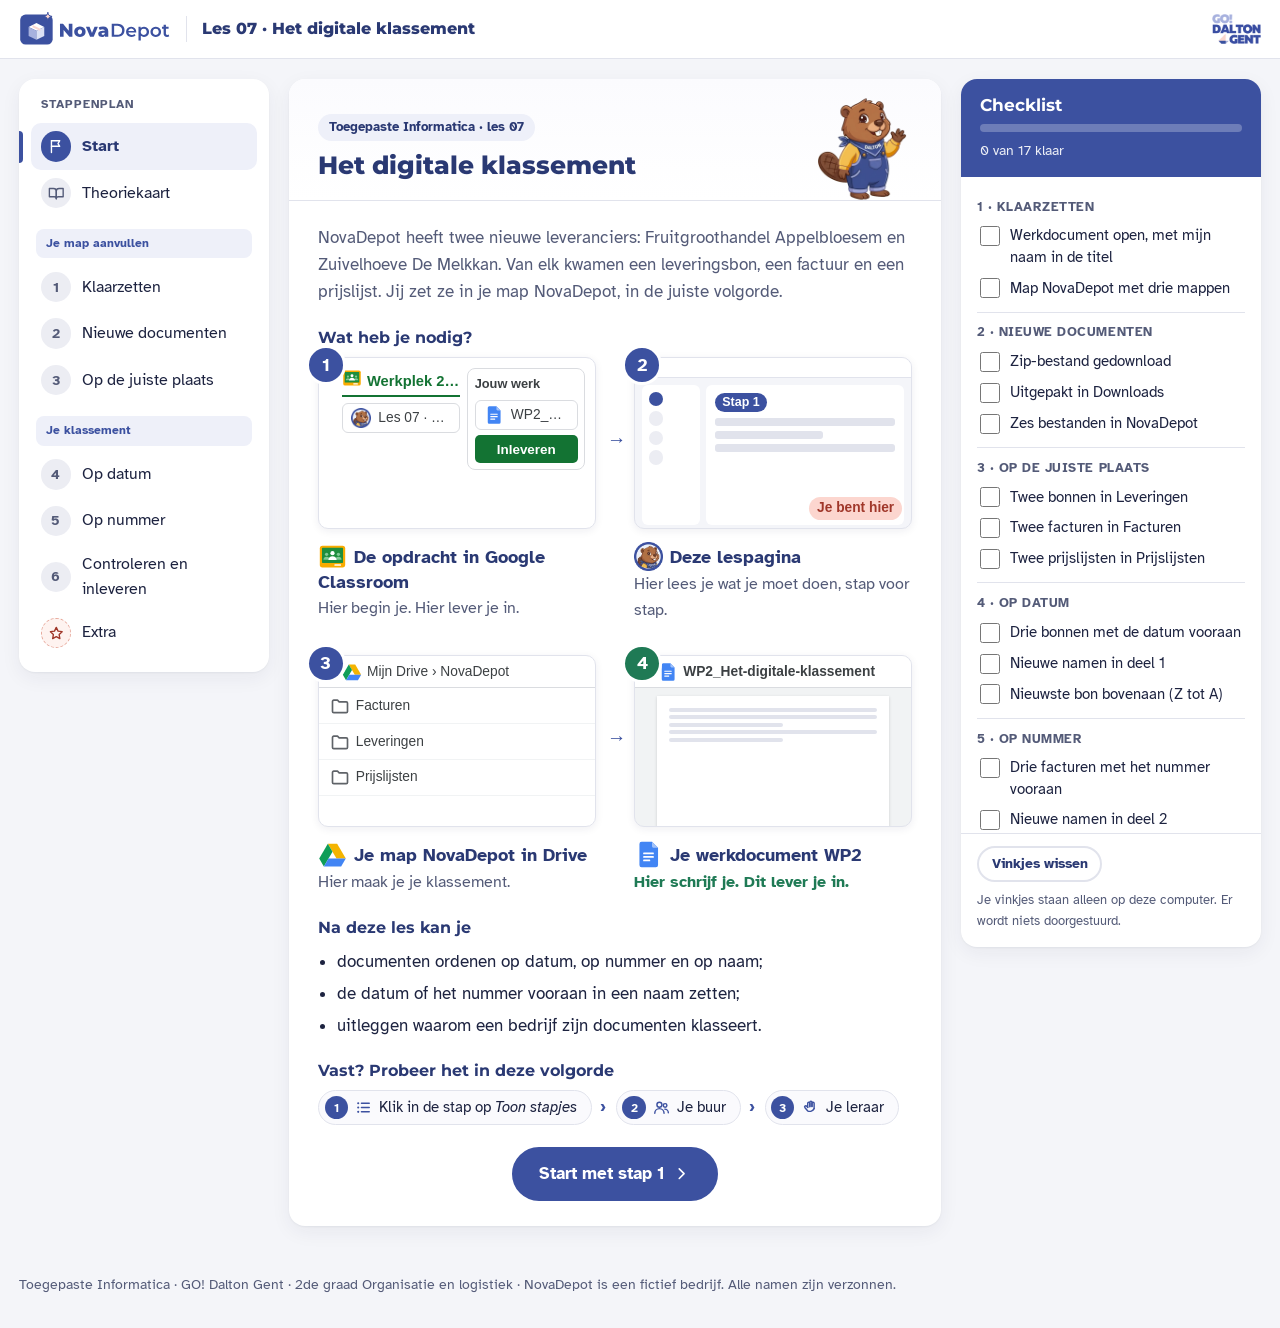
<file: index.html>
<!DOCTYPE html>
<html lang="nl-BE">
<head>
  <meta charset="UTF-8">
  <meta name="viewport" content="width=device-width, initial-scale=1">
  <title>Lespagina · Les 07 · Het digitale klassement · NovaDepot</title>
  <link rel="icon" href="assets/logos/lespagina-icon.png" type="image/png">
  <link rel="stylesheet" href="css/style.css">
</head>
<body data-storage="novadepot_klassement_v1_" data-modus-start="stap" data-laatste-stap="6" data-ai-hulp="uit">

<!-- Pictogrammen: eenvoudige lijntekeningen, eigen werk. Gebruik: een svg met class "ic" en daarin use met href naar het symbool. -->
<svg xmlns="http://www.w3.org/2000/svg" style="display:none">
  <symbol id="i-flag" viewBox="0 0 24 24"><path d="M5 21V4"/><path d="M5 4h12l-2.5 4 2.5 4H5"/></symbol>
  <symbol id="i-book" viewBox="0 0 24 24"><path d="M2 5h6a4 4 0 0 1 4 4v11a3 3 0 0 0-3-3H2z"/><path d="M22 5h-6a4 4 0 0 0-4 4v11a3 3 0 0 1 3-3h7z"/></symbol>
  <symbol id="i-check" viewBox="0 0 24 24"><path d="M5 12.5l4.5 4.5L19 7.5"/></symbol>
  <symbol id="i-check-circle" viewBox="0 0 24 24"><circle cx="12" cy="12" r="9"/><path d="M8 12.5l2.7 2.7L16 10"/></symbol>
  <symbol id="i-list" viewBox="0 0 24 24"><path d="M9 6h11M9 12h11M9 18h11"/><path d="M4.5 6h.01M4.5 12h.01M4.5 18h.01" stroke-width="3"/></symbol>
  <symbol id="i-bulb" viewBox="0 0 24 24"><path d="M9 18h6M10 21h4"/><path d="M12 3a6 6 0 0 0-4 10.5c.7.7 1 1.5 1 2.5h6c0-1 .3-1.8 1-2.5A6 6 0 0 0 12 3z"/></symbol>
  <symbol id="i-alert" viewBox="0 0 24 24"><path d="M12 3.5l9.5 17h-19z"/><path d="M12 10v4.5M12 17.5h.01"/></symbol>
  <symbol id="i-help" viewBox="0 0 24 24"><circle cx="12" cy="12" r="9"/><path d="M9.6 9.3a2.5 2.5 0 1 1 3.4 2.5c-.6.3-1 .8-1 1.5v.4M12 17h.01"/></symbol>
  <symbol id="i-monitor" viewBox="0 0 24 24"><rect x="3" y="4" width="18" height="12" rx="2"/><path d="M8 20h8M12 16v4"/></symbol>
  <symbol id="i-folder" viewBox="0 0 24 24"><path d="M3 6.5A1.5 1.5 0 0 1 4.5 5H9l2 2h8.5A1.5 1.5 0 0 1 21 8.5v10a1.5 1.5 0 0 1-1.5 1.5h-15A1.5 1.5 0 0 1 3 18.5z"/></symbol>
  <symbol id="i-doc" viewBox="0 0 24 24"><path d="M6 3h8l4 4v14H6z"/><path d="M14 3v4h4M9 12h6M9 16h6"/></symbol>
  <symbol id="i-download" viewBox="0 0 24 24"><path d="M12 3v12M7 10l5 5 5-5M4 20h16"/></symbol>
  <symbol id="i-send" viewBox="0 0 24 24"><path d="M12 15V3M7 8l5-5 5 5"/><path d="M4 14v6h16v-6"/></symbol>
  <symbol id="i-pen" viewBox="0 0 24 24"><path d="M4 20h4L19 9l-4-4L4 16z"/><path d="M13 7l4 4"/></symbol>
  <symbol id="i-layers" viewBox="0 0 24 24"><path d="M12 3l9 5-9 5-9-5z"/><path d="M3 13l9 5 9-5"/></symbol>
  <symbol id="i-chat" viewBox="0 0 24 24"><path d="M4 5h16v11H9l-5 4z"/></symbol>
  <symbol id="i-star" viewBox="0 0 24 24"><path d="M12 3.5l2.6 5.4 5.9.8-4.3 4.1 1 5.9L12 16.9l-5.2 2.8 1-5.9-4.3-4.1 5.9-.8z"/></symbol>
  <symbol id="i-link" viewBox="0 0 24 24"><path d="M10 14a4 4 0 0 0 5.7 0l3-3a4 4 0 0 0-5.7-5.7l-1 1"/><path d="M14 10a4 4 0 0 0-5.7 0l-3 3a4 4 0 0 0 5.7 5.7l1-1"/></symbol>
  <symbol id="i-spark" viewBox="0 0 24 24"><path d="M11 3l1.9 5.1L18 10l-5.1 1.9L11 17l-1.9-5.1L4 10l5.1-1.9z"/><path d="M18.5 14.5l.8 2.2 2.2.8-2.2.8-.8 2.2-.8-2.2-2.2-.8 2.2-.8z"/></symbol>
  <symbol id="i-hand" viewBox="0 0 24 24"><path d="M8 12V6a1.5 1.5 0 0 1 3 0v5"/><path d="M11 10.5V4.5a1.5 1.5 0 0 1 3 0v6"/><path d="M14 10.5V6a1.5 1.5 0 0 1 3 0v7.5"/><path d="M8 11.5l-1.5-1.5a1.6 1.6 0 0 0-2.3 2.3l3.6 4.2A6.5 6.5 0 0 0 17 13.5"/></symbol>
  <symbol id="i-users" viewBox="0 0 24 24"><circle cx="9" cy="8" r="3.5"/><path d="M2.5 20a6.5 6.5 0 0 1 13 0"/><circle cx="17" cy="9" r="2.5"/><path d="M16.5 14.2a5 5 0 0 1 5 5"/></symbol>
  <symbol id="i-left" viewBox="0 0 24 24"><path d="M15 6l-6 6 6 6"/></symbol>
  <symbol id="i-right" viewBox="0 0 24 24"><path d="M9 6l6 6-6 6"/></symbol>
  <symbol id="i-calendar" viewBox="0 0 24 24"><rect x="3.5" y="5" width="17" height="15" rx="2"/><path d="M8 3v4M16 3v4M3.5 10h17"/></symbol>
  <symbol id="i-hash" viewBox="0 0 24 24"><path d="M9.5 4L7.5 20M16.5 4l-2 16M4 9h16M3.5 15h16"/></symbol>
  <symbol id="i-sort" viewBox="0 0 24 24"><path d="M4 7h9M4 12h6M4 17h3"/><path d="M17 5v14M14 16l3 3 3-3"/></symbol>
</svg>

<div class="teacher-banner">Leraarweergave: de roze kaders tonen waar je een screenshot kan plaatsen. Leerlingen zien die kaders niet.</div>

<header class="topbar">
  <div class="topbar-inner">
    <a class="brand" href="index.html" title="Naar het begin van de les">
      <img src="assets/novadepot-logo.svg" alt="NovaDepot">
      <span class="brand-lesson">Les 07 · Het digitale klassement</span>
    </a>
    <span class="topbar-spacer"></span>
    <img class="dalton-mark" src="assets/dalton-gent-logo.png" alt="GO! Dalton Gent">
  </div>
</header>

<div class="layout">

  <!-- ============ LINKS: de route ============ -->
  <nav class="route" aria-label="Stappenplan">
    <p class="route-title">Stappenplan</p>
    <button class="nav-btn" type="button" data-step="start"><span class="nav-num"><svg class="ic" aria-hidden="true"><use href="#i-flag"/></svg></span><span class="nav-lbl">Start</span></button>
    <button class="nav-btn" type="button" data-step="theorie"><span class="nav-num"><svg class="ic" aria-hidden="true"><use href="#i-book"/></svg></span><span class="nav-lbl">Theoriekaart</span></button>

    <p class="route-group">Je map aanvullen</p>
    <button class="nav-btn" type="button" data-step="1"><span class="nav-num"><span class="nav-n">1</span><svg class="ic nav-check" aria-hidden="true"><use href="#i-check"/></svg></span><span class="nav-lbl">Klaarzetten</span></button>
    <button class="nav-btn" type="button" data-step="2"><span class="nav-num"><span class="nav-n">2</span><svg class="ic nav-check" aria-hidden="true"><use href="#i-check"/></svg></span><span class="nav-lbl">Nieuwe documenten</span></button>
    <button class="nav-btn" type="button" data-step="3"><span class="nav-num"><span class="nav-n">3</span><svg class="ic nav-check" aria-hidden="true"><use href="#i-check"/></svg></span><span class="nav-lbl">Op de juiste plaats</span></button>

    <p class="route-group">Je klassement</p>
    <button class="nav-btn" type="button" data-step="4"><span class="nav-num"><span class="nav-n">4</span><svg class="ic nav-check" aria-hidden="true"><use href="#i-check"/></svg></span><span class="nav-lbl">Op datum</span></button>
    <button class="nav-btn" type="button" data-step="5"><span class="nav-num"><span class="nav-n">5</span><svg class="ic nav-check" aria-hidden="true"><use href="#i-check"/></svg></span><span class="nav-lbl">Op nummer</span></button>
    <button class="nav-btn" type="button" data-step="6"><span class="nav-num"><span class="nav-n">6</span><svg class="ic nav-check" aria-hidden="true"><use href="#i-check"/></svg></span><span class="nav-lbl">Controleren en inleveren</span></button>
    <button class="nav-btn extra" type="button" data-step="extra"><span class="nav-num"><svg class="ic" aria-hidden="true"><use href="#i-star"/></svg></span><span class="nav-lbl">Extra</span></button>
  </nav>

  <!-- ============ MIDDEN: één stap tegelijk ============ -->
  <main id="main">

    <!-- ===== START ===== -->
    <section class="pane" id="pane-start" aria-labelledby="h-start">
      <article class="card">
        <header class="card-head met-mascotte">
          <div>
            <div class="tags"><span class="tag tag-where">Toegepaste Informatica · les 07</span></div>
            <h1 id="h-start">Het digitale klassement</h1>
          </div>
          <img class="mascotte-kop" src="assets/mascotte/dalton_welkom.webp" alt="" width="120" height="120">
        </header>
        <div class="card-body">
          <p class="intro">NovaDepot heeft twee nieuwe leveranciers: Fruitgroothandel Appelbloesem en Zuivelhoeve De Melkkan. Van elk kwamen een leveringsbon, een factuur en een prijslijst. Jij zet ze in je map NovaDepot, in de juiste volgorde.</p>

          <h2 class="sec">Wat heb je nodig?</h2>
          <ol class="nodig vier">
            <li class="nodig-item">
              <div class="mock mock-opdracht" aria-hidden="true">
                <div class="mo-midden">
                  <div class="mo-titel"><img class="logo" src="assets/logos/classroom.svg" alt="">Werkplek 2 — Het digitale klassement</div>
                  <div class="mo-chip"><img class="logo" src="assets/logos/lespagina.webp" alt=""><span>Les 07 · Het digitale klassement</span></div>
                </div>
                <div class="mo-werk">
                  <div class="mo-werk-kop">Jouw werk</div>
                  <div class="mo-chip"><img class="logo" src="assets/logos/docs.svg" alt=""><span>WP2_Het-digitale-klassement</span></div>
                  <div class="mo-knop">Inleveren</div>
                </div>
              </div>
              <p class="nodig-naam"><img class="logo" src="assets/logos/classroom.svg" alt="">De opdracht in Google Classroom</p>
              <p class="nodig-uitleg">Hier begin je. Hier lever je in.</p>
            </li>
            <li class="nodig-item">
              <div class="mock mock-lespagina" aria-hidden="true">
                <div class="ml-balk"></div>
                <div class="ml-midden">
                  <div class="ml-route"><span></span><span></span><span></span><span></span></div>
                  <div class="ml-stap"><span class="ml-tag">Stap 1</span><span class="ml-lijn"></span><span class="ml-lijn kort"></span><span class="ml-lijn"></span></div>
                </div>
                <div class="ml-hier">Je bent hier</div>
              </div>
              <p class="nodig-naam"><img class="logo" src="assets/logos/lespagina.webp" alt="">Deze lespagina</p>
              <p class="nodig-uitleg">Hier lees je wat je moet doen, stap voor stap.</p>
            </li>
            <li class="nodig-item">
              <div class="mock mock-drive" aria-hidden="true">
                <div class="md-balk"><img class="logo" src="assets/logos/drive.svg" alt="">Mijn Drive › NovaDepot</div>
                <div class="md-rij"><svg class="ic"><use href="#i-folder"/></svg>Facturen</div>
                <div class="md-rij"><svg class="ic"><use href="#i-folder"/></svg>Leveringen</div>
                <div class="md-rij"><svg class="ic"><use href="#i-folder"/></svg>Prijslijsten</div>
              </div>
              <p class="nodig-naam"><img class="logo" src="assets/logos/drive.svg" alt="">Je map NovaDepot in Drive</p>
              <p class="nodig-uitleg">Hier maak je je klassement.</p>
            </li>
            <li class="nodig-item inleveren">
              <div class="mock mock-werkdocument" aria-hidden="true">
                <div class="mw-balk"><img class="logo" src="assets/logos/docs.svg" alt="">WP2_Het-digitale-klassement</div>
                <div class="mw-blad"><div class="mw-tekst"><span></span><span></span><span class="kort"></span><span></span><span class="kort"></span></div></div>
              </div>
              <p class="nodig-naam"><img class="logo" src="assets/logos/docs.svg" alt="">Je werkdocument WP2</p>
              <p class="nodig-uitleg">Hier schrijf je. Dit lever je in.</p>
            </li>
          </ol>

          <h2 class="sec">Na deze les kan je</h2>
          <ul class="doelen">
            <li>documenten ordenen op datum, op nummer en op naam;</li>
            <li>de datum of het nummer vooraan in een naam zetten;</li>
            <li>uitleggen waarom een bedrijf zijn documenten klasseert.</li>
          </ul>

          <h2 class="sec">Vast? Probeer het in deze volgorde</h2>
          <ol class="vast">
            <li><svg class="ic" aria-hidden="true"><use href="#i-list"/></svg><span>Klik in de stap op <em>Toon stapjes</em></span></li>
            <li><svg class="ic" aria-hidden="true"><use href="#i-users"/></svg><span>Je buur</span></li>
            <li class="ai-hulp"><svg class="ic" aria-hidden="true"><use href="#i-spark"/></svg><span>AI-hulp in de opdracht</span></li>
            <li><svg class="ic" aria-hidden="true"><use href="#i-hand"/></svg><span>Je leraar</span></li>
          </ol>

          <p class="start-cta"><button class="btn btn-primary" type="button" data-goto="1">Start met stap 1 <svg class="ic" aria-hidden="true"><use href="#i-right"/></svg></button></p>
        </div>
      </article>
    </section>

    <!-- ===== THEORIEKAART ===== -->
    <section class="pane" id="pane-theorie" aria-labelledby="h-theorie">
      <article class="card">
        <header class="card-head">
          <div class="tags"><span class="tag tag-where">Spiekbriefje</span></div>
          <h2 id="h-theorie">Theoriekaart</h2>
        </header>
        <div class="card-body">
          <p class="intro">Alles op één plek. Kom hier terug als je iets niet meer weet.</p>

          <div class="t-grid">
            <section class="t-card">
              <h3><svg class="ic" aria-hidden="true"><use href="#i-layers"/></svg>Zo werkt elke les</h3>
              <ul>
                <li>Je start in Classroom, bij de opdracht van vandaag.</li>
                <li>In de opdracht staan de lespagina en je werkdocument.</li>
                <li>Klaar? Klik in de opdracht op <span class="ui">Inleveren</span>.</li>
              </ul>
            </section>

            <section class="t-card">
              <h3><svg class="ic" aria-hidden="true"><use href="#i-folder"/></svg>Waarom klasseren?</h3>
              <ul>
                <li>Je vindt een document snel terug. Een collega ook.</li>
                <li>Je ziet meteen wat er al is en wat ontbreekt.</li>
                <li>Een bedrijf moet zijn facturen jarenlang bewaren.</li>
              </ul>
            </section>

            <section class="t-card ai-hulp">
              <h3><svg class="ic" aria-hidden="true"><use href="#i-spark"/></svg>Slim met de AI-hulp</h3>
              <ol class="t-delen">
                <li>Typ geen namen of persoonlijke gegevens.</li>
                <li>De AI-hulp kent alleen deze les.</li>
                <li>Controleer het antwoord: klik op het nummertje, of kijk in de stap.</li>
              </ol>
            </section>
            <section class="t-card wide">
              <h3><svg class="ic" aria-hidden="true"><use href="#i-sort"/></svg>Drie manieren om te ordenen</h3>
              <table class="t-rows">
                <tr><th>op datum</th><td><strong>chronologisch</strong>: de nieuwste bovenaan. Voor <strong>leveringsbonnen</strong>.</td></tr>
                <tr><th>op nummer</th><td><strong>numeriek</strong>: het hoogste nummer bovenaan, dat is de nieuwste factuur. Voor <strong>facturen</strong>.</td></tr>
                <tr><th>op naam</th><td><strong>alfabetisch</strong>: volgens het alfabet. Voor <strong>prijslijsten</strong>, op de naam van de leverancier.</td></tr>
              </table>
            </section>

            <section class="t-card">
              <h3><svg class="ic" aria-hidden="true"><use href="#i-hash"/></svg>De sleutel vooraan</h3>
              <p>Drive zet de bestanden in de volgorde van hun naam. Wat vooraan staat, bepaalt de volgorde.</p>
              <ul>
                <li><code>2026-10-13 Leveringsbon - Bakkerij Korstjes</code></li>
                <li><code>2026-0417 Factuur - Papierhandel Vellekens</code></li>
              </ul>
            </section>

            <section class="t-card">
              <h3><svg class="ic" aria-hidden="true"><use href="#i-calendar"/></svg>Een datum schrijven</h3>
              <p>Schrijf <strong>jaar-maand-dag</strong>: <code>2026-09-28</code>.</p>
              <ul>
                <li>Op de bon staat <code>28-09-2026</code>. Draai de drie stukken om.</li>
                <li>Met <span class="ui">Z tot A</span> staat dan de nieuwste bon bovenaan.</li>
              </ul>
            </section>

            <section class="t-card">
              <h3><svg class="ic" aria-hidden="true"><use href="#i-pen"/></svg>Iets vooraan typen</h3>
              <ul>
                <li>Rechtermuisknop op het bestand › <span class="ui">Naam wijzigen</span>.</li>
                <li>Druk op <span class="key">Home</span>: de cursor staat vooraan.</li>
                <li>Typ de sleutel en een spatie. Klik op <span class="ui">OK</span>.</li>
              </ul>
            </section>

            <section class="t-card">
              <h3><svg class="ic" aria-hidden="true"><use href="#i-folder"/></svg>Verplaatsen en sorteren</h3>
              <ul>
                <li>Sleep het bestand naar zijn map en laat los.</li>
                <li>Nieuwste bovenaan: rechts boven de lijst <span class="ui">Sorteren</span> › <span class="ui">Naam</span> › <span class="ui">Z tot A</span>.</li>
                <li>Drive gebruikt die volgorde in al je mappen.</li>
              </ul>
            </section>

            <section class="t-card">
              <h3><svg class="ic" aria-hidden="true"><use href="#i-download"/></svg>Van de opdracht naar Drive</h3>
              <ul>
                <li><strong>Downloaden</strong>: klik in de opdracht op het zip-bestand › <span class="ui">Openen met</span> › <span class="ui">Openen in nieuw tabblad</span> › de pijl linksboven.</li>
                <li><strong>Uitpakken</strong>: rechts naast de adresbalk de downloads › <span class="ui">Weergeven in map</span> › rechtermuisknop › <span class="ui">Alles uitpakken…</span></li>
                <li><strong>Uploaden</strong>: in Drive <span class="ui">Nieuw</span> › <span class="ui">Bestand uploaden</span>.</li>
              </ul>
            </section>

            <section class="t-card wide">
              <h3><svg class="ic" aria-hidden="true"><use href="#i-chat"/></svg>Woorden</h3>
              <table class="t-rows">
                <tr><th>klassement</th><td>een vaste manier om documenten te ordenen en te bewaren</td></tr>
                <tr><th>klasseren</th><td>een document op de juiste plaats in een klassement zetten</td></tr>
                <tr><th>chronologisch</th><td>op datum; in een bedrijf ligt de nieuwste bovenaan</td></tr>
                <tr><th>numeriek</th><td>op nummer</td></tr>
                <tr><th>alfabetisch</th><td>op naam, volgens het alfabet</td></tr>
                <tr><th>sorteren</th><td>een lijst in een volgorde zetten</td></tr>
              </table>
            </section>

            <section class="t-card wide warn">
              <h3><svg class="ic" aria-hidden="true"><use href="#i-alert"/></svg>Veelgemaakte fouten</h3>
              <ul>
                <li>De datum overgetypt zoals op de bon (<code>28-09-2026</code>), niet als jaar-maand-dag.</li>
                <li>Bij een factuur de datum gebruikt in plaats van het factuurnummer.</li>
                <li>Bij <span class="ui">Naam wijzigen</span> meteen getypt, zonder <span class="key">Home</span>: dan is de hele naam weg.</li>
                <li>De lijst staat op <em>A tot Z</em>: dan staat de oudste bovenaan.</li>
              </ul>
            </section>
          </div>
        </div>
      </article>
    </section>

    <!-- ===== STAP 1 ===== -->
    <section class="pane" id="pane-1" aria-labelledby="h-1">
      <article class="card">
        <header class="card-head">
          <div class="tags"><span class="tag tag-step">Stap 1</span><span class="tag tag-where"><img class="logo" src="assets/logos/docs.svg" alt=""> Werkdocument</span><span class="tag tag-where"><img class="logo" src="assets/logos/drive.svg" alt=""> Drive</span></div>
          <h2 id="h-1">Klaarzetten</h2>
        </header>
        <div class="card-body">
          <p class="intro">Je zet je werkdocument en Google Drive klaar. Daarna kijk je of je map NovaDepot uit les 06 klopt.</p>
          <div class="todo-box">
            <div class="todo-head"><h3><svg class="ic" aria-hidden="true"><use href="#i-list"/></svg> Wat moet je doen?</h3><div class="modus" role="group" aria-label="Hoe wil je de uitleg?"><button type="button" class="modus-btn" data-modus="stap" aria-pressed="true">Stap voor stap</button><button type="button" class="modus-btn" data-modus="kort" aria-pressed="false">Kort</button></div></div>
            <ol class="doe">
              <li><details class="stapjes" open><summary><span class="doe-tekst">Open je werkdocument <strong>WP2_Het-digitale-klassement</strong>.</span><span class="stapjes-knop" aria-hidden="true"></span></summary>
                <ol class="klein">
                  <li><p>Kijk in je opdracht in <strong class="met-logo"><img class="logo" src="assets/logos/classroom.svg" alt="">Google Classroom</strong> rechts, bij <strong>Jouw werk</strong>.</p><div class="mock mock-opdracht mini-mock" role="img" aria-label="Tekening van de opdracht in Google Classroom. Rechts het vak Jouw werk, in een rood kader."><div class="mo-midden"><div class="mo-titel"><img class="logo" src="assets/logos/classroom.svg" alt="">Werkplek 2 — Het digitale klassement</div><div class="mo-chip"><img class="logo" src="assets/logos/lespagina.webp" alt=""><span>Lespagina · Les 07</span></div><div class="mo-chip"><svg class="ic" aria-hidden="true"><use href="#i-folder"/></svg><span>Nieuwe-documenten.zip</span></div></div><div class="mo-werk wijs"><div class="mo-werk-kop">Jouw werk</div><div class="mo-chip"><img class="logo" src="assets/logos/docs.svg" alt=""><span>WP2_Het-digitale-klassement</span></div><div class="mo-knop">Inleveren</div></div></div></li>
                  <li><p>Klik op <strong>WP2_Het-digitale-klassement</strong>. Jouw naam staat in de titel.</p><div class="mock mock-opdracht mini-mock" role="img" aria-label="Tekening van de opdracht. Bij Jouw werk staat het werkdocument WP2 in een rood kader."><div class="mo-midden"><div class="mo-titel"><img class="logo" src="assets/logos/classroom.svg" alt="">Werkplek 2 — Het digitale klassement</div><div class="mo-chip"><img class="logo" src="assets/logos/lespagina.webp" alt=""><span>Lespagina · Les 07</span></div><div class="mo-chip"><svg class="ic" aria-hidden="true"><use href="#i-folder"/></svg><span>Nieuwe-documenten.zip</span></div></div><div class="mo-werk"><div class="mo-werk-kop">Jouw werk</div><div class="mo-chip wijs"><img class="logo" src="assets/logos/docs.svg" alt=""><span>WP2_Het-digitale-klassement</span></div><div class="mo-knop">Inleveren</div></div></div></li>
                </ol>
              </details></li>
              <li><details class="stapjes" open><summary><span class="doe-tekst">Open je map <strong>NovaDepot</strong> in Drive.</span><span class="stapjes-knop" aria-hidden="true"></span></summary>
                <ol class="klein">
                  <li><p>Open <a href="https://drive.google.com" target="_blank" rel="noopener">drive.google.com</a> in een nieuw tabblad.</p><div class="teken-tabs" role="img" aria-label="Tekening van de tabbladen bovenaan in Chrome. Het nieuwe tabblad Mijn Drive staat in een rood kader."><span class="tt-tab"><img class="logo" src="assets/logos/lespagina.webp" alt="">Lespagina · Les 07</span><span class="tt-tab"><img class="logo" src="assets/logos/docs.svg" alt="">WP2_Het-digitale-klassement</span><span class="tt-tab actief wijs"><img class="logo" src="assets/logos/drive.svg" alt="">Mijn Drive</span></div></li>
                  <li><p>Klik links op <span class="ui">Mijn Drive</span>.</p><div class="teken-ui kolom" role="img" aria-label="Tekening van de lijst links in Drive. Mijn Drive staat in een rood kader."><span class="t-rij wijs">Mijn Drive</span><span class="t-rij">Computers</span><span class="t-rij">Gedeeld met mij</span><span class="t-rij">Recent</span></div></li>
                  <li><p>Dubbelklik op <strong>NovaDepot</strong>. Zie je drie mappen? Dan klopt alles.</p><div class="teken-ui kolom" role="img" aria-label="Tekening van de map NovaDepot met drie mappen: Facturen, Leveringen en Prijslijsten, in een rood kader."><span class="t-kop">Mijn Drive › NovaDepot</span><span class="wijs"><span class="t-map"><svg class="ic" aria-hidden="true"><use href="#i-folder"/></svg> Facturen</span><span class="t-map"><svg class="ic" aria-hidden="true"><use href="#i-folder"/></svg> Leveringen</span><span class="t-map"><svg class="ic" aria-hidden="true"><use href="#i-folder"/></svg> Prijslijsten</span></span></div></li>
                </ol>
              </details></li>
              <li><details class="stapjes" data-dicht><summary><span class="doe-tekst">Alleen als je map niet klopt: haal de kant-en-klare map.</span><span class="stapjes-knop" aria-hidden="true"></span></summary>
                <ol class="klein">
                  <li><p>Heb je al een map NovaDepot die niet klopt? Klik er met de rechtermuisknop op › <span class="ui">Naam wijzigen</span> › typ <code>NovaDepot oud</code>.</p><img class="mini" src="assets/stapjes/naam-wijzigen.png" alt="Het menu na een klik met de rechtermuisknop. Naam wijzigen staat in een rood kader." loading="lazy"></li>
                  <li><p>Download <strong>NovaDepot.zip</strong> uit je opdracht, zoals in stap 2.</p><div class="mock mock-opdracht mini-mock" role="img" aria-label="Tekening van de opdracht. Het bestand NovaDepot.zip staat in een rood kader."><div class="mo-midden"><div class="mo-titel"><img class="logo" src="assets/logos/classroom.svg" alt="">Werkplek 2 — Het digitale klassement</div><div class="mo-chip"><img class="logo" src="assets/logos/lespagina.webp" alt=""><span>Lespagina · Les 07</span></div><div class="mo-chip wijs"><svg class="ic" aria-hidden="true"><use href="#i-folder"/></svg><span>NovaDepot.zip</span></div></div><div class="mo-werk"><div class="mo-werk-kop">Jouw werk</div><div class="mo-chip"><img class="logo" src="assets/logos/docs.svg" alt=""><span>WP2_Het-digitale-klassement</span></div><div class="mo-knop">Inleveren</div></div></div></li>
                  <li><p>Pak het uit zoals in stap 2: rechts naast de adresbalk de downloads › <span class="ui">Weergeven in map</span> › rechtermuisknop op <strong>NovaDepot.zip</strong> › <span class="ui">Alles uitpakken…</span> Bevestig in het venster.</p><div class="teken-ui kolom menu" role="img" aria-label="Tekening van het menu na een klik met de rechtermuisknop op het zip-bestand. Alles uitpakken staat in een rood kader."><span class="t-rij">Openen</span><span class="t-rij wijs">Alles uitpakken…</span><span class="t-rij">Kopiëren als pad</span></div></li>
                  <li><p>Klik in Drive op <span class="ui">Mijn Drive</span> › <span class="ui">Nieuw</span> › <span class="ui">Map uploaden</span>.</p><img class="mini" src="assets/stapjes/map-uploaden.png" alt="Het menu Nieuw in Google Drive. Map uploaden staat in een rood kader." loading="lazy"></li>
                  <li><p>Kies de <strong>map</strong> <code>NovaDepot</code>, niet het zip-bestand, en bevestig.<span class="sub">Vraagt Chrome of je wil uploaden? Bevestig dat ook.</span></p><div class="teken-ui kolom" role="img" aria-label="Tekening van de Verkenner. De map NovaDepot staat in een rood kader, het zip-bestand NovaDepot.zip niet."><span class="t-kop">Downloads</span><span class="t-map wijs"><svg class="ic" aria-hidden="true"><use href="#i-folder"/></svg> NovaDepot</span><span class="t-map t-zip"><svg class="ic" aria-hidden="true"><use href="#i-folder"/></svg> NovaDepot.zip</span></div></li>
                </ol>
              </details></li>
            </ol>
          </div>
          <div class="tip"><svg class="ic" aria-hidden="true"><use href="#i-bulb"/></svg><p><strong>Geen map NovaDepot, of geen drie mappen?</strong> Klik bij handeling 4 op <em>Toon stapjes</em>. Zo heb je in twee minuten de kant-en-klare map.</p></div>
        </div>
        <footer class="card-nav">
          <button class="btn" type="button" data-goto="start"><svg class="ic" aria-hidden="true"><use href="#i-left"/></svg> Start</button>
          <button class="btn btn-primary" type="button" data-goto="2">Stap 2 <svg class="ic" aria-hidden="true"><use href="#i-right"/></svg></button>
        </footer>
      </article>
    </section>

    <!-- ===== STAP 2 ===== -->
    <section class="pane" id="pane-2" aria-labelledby="h-2">
      <article class="card">
        <header class="card-head">
          <div class="tags"><span class="tag tag-step">Stap 2</span><span class="tag tag-where"><svg class="ic" aria-hidden="true"><use href="#i-monitor"/></svg> Verkenner</span><span class="tag tag-where"><img class="logo" src="assets/logos/drive.svg" alt=""> Drive</span></div>
          <h2 id="h-2">Nieuwe documenten</h2>
        </header>
        <div class="card-body">
          <p class="intro">De zes nieuwe documenten zitten samen in één zip-bestand, in je opdracht in <strong class="met-logo"><img class="logo" src="assets/logos/classroom.svg" alt="">Google Classroom</strong>. Je zet ze in je map NovaDepot, zoals in les 06.</p>
          <div class="todo-box">
            <div class="todo-head"><h3><svg class="ic" aria-hidden="true"><use href="#i-list"/></svg> Wat moet je doen?</h3><div class="modus" role="group" aria-label="Hoe wil je de uitleg?"><button type="button" class="modus-btn" data-modus="stap" aria-pressed="true">Stap voor stap</button><button type="button" class="modus-btn" data-modus="kort" aria-pressed="false">Kort</button></div></div>
            <ol class="doe">
              <li><details class="stapjes" open><summary><span class="doe-tekst">Download <strong>Nieuwe-documenten.zip</strong> uit je opdracht.</span><span class="stapjes-knop" aria-hidden="true"></span></summary>
                <ol class="klein">
                  <li><p>Klik in je opdracht op <strong>Nieuwe-documenten.zip</strong>.</p><div class="mock mock-opdracht mini-mock" role="img" aria-label="Tekening van de opdracht. Het bestand Nieuwe-documenten.zip staat in een rood kader."><div class="mo-midden"><div class="mo-titel"><img class="logo" src="assets/logos/classroom.svg" alt="">Werkplek 2 — Het digitale klassement</div><div class="mo-chip"><img class="logo" src="assets/logos/lespagina.webp" alt=""><span>Lespagina · Les 07</span></div><div class="mo-chip wijs"><svg class="ic" aria-hidden="true"><use href="#i-folder"/></svg><span>Nieuwe-documenten.zip</span></div></div><div class="mo-werk"><div class="mo-werk-kop">Jouw werk</div><div class="mo-chip"><img class="logo" src="assets/logos/docs.svg" alt=""><span>WP2_Het-digitale-klassement</span></div><div class="mo-knop">Inleveren</div></div></div></li>
                  <li><p>Klik rechtsboven op <span class="ui">Openen met</span> › <span class="ui">Openen in nieuw tabblad</span>.</p><div class="teken-ui kolom menu" role="img" aria-label="Tekening van het menu Openen met. Openen in nieuw tabblad staat in een rood kader."><span class="t-kop">Openen met &#9662;</span><span class="t-rij wijs">Openen in nieuw tabblad</span></div></li>
                  <li><p>Klik in het nieuwe tabblad linksboven op de pijl naar beneden (<span class="ui">Downloaden</span>).<span class="sub">Lukt het niet? Bekijk het filmpje onder de handelingen.</span></p><div class="teken-ui" role="img" aria-label="Tekening: linksboven de pijl naar beneden, Downloaden, in een rood kader."><span class="key wijs">&#8595;</span><span class="t-grijs">Nieuwe-documenten.zip</span></div></li>
                </ol>
              </details></li>
              <li><details class="stapjes" open><summary><span class="doe-tekst">Pak het zip-bestand uit in de Verkenner.</span><span class="stapjes-knop" aria-hidden="true"></span></summary>
                <ol class="klein">
                  <li><p>Klik in Chrome rechts naast de adresbalk op de <strong>downloads</strong>.<span class="sub">Net gedownload? Dan staat het lijstje met je downloads soms al open.</span></p><div class="teken-ui" role="img" aria-label="Tekening: de adresbalk van Chrome, en rechts ernaast het pictogram van de downloads in een rood kader."><span class="t-veld t-grijs">drive.google.com</span><span class="key wijs">&#8595;</span></div></li>
                  <li><p>Hou je muis op <strong>Nieuwe-documenten.zip</strong>. Klik op het mapje <span class="ui">Weergeven in map</span>.<span class="sub">De Verkenner opent op de plaats van jouw zip-bestand. Zo hoef je het niet te zoeken tussen de bestanden van anderen.</span></p><div class="teken-ui kolom menu" role="img" aria-label="Tekening van je downloads in Chrome. Naast Nieuwe-documenten.zip staat het mapje Weergeven in map in een rood kader."><span class="t-rij tussen"><span><svg class="ic" aria-hidden="true"><use href="#i-folder"/></svg> Nieuwe-documenten.zip</span><span class="t-rol wijs"><svg class="ic" aria-hidden="true"><use href="#i-folder"/></svg> Weergeven in map</span></span></div></li>
                  <li><p>Klik met de rechtermuisknop op <strong>Nieuwe-documenten.zip</strong> › <span class="ui">Alles uitpakken…</span> Bevestig in het venster dat opengaat.<span class="sub">Er komt een nieuwe map <code>Nieuwe-documenten</code>. Zie je geen downloads naast de adresbalk? Open de Verkenner met <span class="key">Windows</span> + <span class="key">E</span> › <span class="ui">Downloads</span>.</span></p><div class="teken-ui kolom menu" role="img" aria-label="Tekening van het menu na een klik met de rechtermuisknop op het zip-bestand. Alles uitpakken staat in een rood kader."><span class="t-rij">Openen</span><span class="t-rij wijs">Alles uitpakken…</span><span class="t-rij">Kopiëren als pad</span></div></li>
                </ol>
              </details></li>
              <li><details class="stapjes" open><summary><span class="doe-tekst">Upload de zes bestanden naar je map <strong>NovaDepot</strong>.</span><span class="stapjes-knop" aria-hidden="true"></span></summary>
                <ol class="klein">
                  <li><p>Open in Drive je map <strong>NovaDepot</strong>. Klik op <span class="ui">Nieuw</span> › <span class="ui">Bestand uploaden</span>.</p><img class="mini" src="assets/stapjes/bestand-uploaden.png" alt="Het menu Nieuw in Google Drive. Bestand uploaden staat in een rood kader." loading="lazy"></li>
                  <li><p>Open in het venster de map <code>Nieuwe-documenten</code>.</p><div class="teken-ui kolom" role="img" aria-label="Tekening van het venster Openen. De map Nieuwe-documenten staat in een rood kader."><span class="t-kop">Downloads</span><span class="t-map wijs"><svg class="ic" aria-hidden="true"><use href="#i-folder"/></svg> Nieuwe-documenten</span><span class="t-map t-zip"><svg class="ic" aria-hidden="true"><use href="#i-folder"/></svg> Nieuwe-documenten.zip</span></div></li>
                  <li><p>Klik op één bestand en druk op <span class="key">Ctrl</span> + <span class="key">A</span>: alle zes worden blauw. Druk op <span class="key">Enter</span>.<span class="sub">Kies <strong>niet</strong> het zip-bestand.</span></p><div class="teken-ui" role="img" aria-label="Tekening: de toetsen Ctrl en A, daarna Enter."><span class="key">Ctrl</span> + <span class="key">A</span> <span class="t-grijs">dan</span> <span class="key">Enter</span></div></li>
                </ol>
              </details></li>
            </ol>
            <figure class="help-video">
              <video src="assets/video/zip-downloaden.mp4" poster="assets/video/zip-downloaden.jpg" controls muted playsinline preload="none"></video>
              <figcaption>Zo download je een bestand uit de opdracht. Het is een ander zip-bestand, de klikken zijn dezelfde.</figcaption>
            </figure>
          </div>
          <div class="tip warn"><svg class="ic" aria-hidden="true"><use href="#i-alert"/></svg><p><strong>Staat er een zip-bestand in je map NovaDepot?</strong> Dan koos je het zip-bestand. Upload nog de zes bestanden uit de map <code>Nieuwe-documenten</code>.</p></div>
        </div>
        <footer class="card-nav">
          <button class="btn" type="button" data-goto="1"><svg class="ic" aria-hidden="true"><use href="#i-left"/></svg> Stap 1</button>
          <button class="btn btn-primary" type="button" data-goto="3">Stap 3 <svg class="ic" aria-hidden="true"><use href="#i-right"/></svg></button>
        </footer>
      </article>
    </section>

    <!-- ===== STAP 3 ===== -->
    <section class="pane" id="pane-3" aria-labelledby="h-3">
      <article class="card">
        <header class="card-head">
          <div class="tags"><span class="tag tag-step">Stap 3</span><span class="tag tag-where"><img class="logo" src="assets/logos/drive.svg" alt=""> Drive</span></div>
          <h2 id="h-3">Op de juiste plaats</h2>
        </header>
        <div class="card-body">
          <p class="intro">Elk bestand gaat naar zijn map. Het eerste woord van de naam zegt welke map.</p>
          <div class="todo-box">
            <div class="todo-head"><h3><svg class="ic" aria-hidden="true"><use href="#i-list"/></svg> Wat moet je doen?</h3><div class="modus" role="group" aria-label="Hoe wil je de uitleg?"><button type="button" class="modus-btn" data-modus="stap" aria-pressed="true">Stap voor stap</button><button type="button" class="modus-btn" data-modus="kort" aria-pressed="false">Kort</button></div></div>
            <ol class="doe">
              <li><details class="stapjes" open><summary><span class="doe-tekst">Sleep een bestand naar zijn map.</span><span class="stapjes-knop" aria-hidden="true"></span></summary>
                <ol class="klein">
                  <li><p>Open je map <strong>NovaDepot</strong>. Bovenaan staan je drie mappen, eronder de nieuwe bestanden.</p><div class="teken-ui kolom" role="img" aria-label="Tekening van de map NovaDepot in Drive: bovenaan de mappen Facturen, Leveringen en Prijslijsten, eronder de nieuwe bestanden."><span class="t-kop">Mijn Drive › NovaDepot</span><span class="t-map"><svg class="ic" aria-hidden="true"><use href="#i-folder"/></svg> Facturen</span><span class="t-map"><svg class="ic" aria-hidden="true"><use href="#i-folder"/></svg> Leveringen</span><span class="t-map"><svg class="ic" aria-hidden="true"><use href="#i-folder"/></svg> Prijslijsten</span><span class="t-map t-bestand"><svg class="ic" aria-hidden="true"><use href="#i-doc"/></svg> Factuur - Zuivelhoeve De Melkkan.docx</span><span class="t-map t-bestand"><svg class="ic" aria-hidden="true"><use href="#i-doc"/></svg> Leveringsbon - Fruitgroothandel Appelbloesem.docx</span><span class="t-map t-grijs">…</span></div></li>
                  <li><p>Klik op een bestand en hou de muisknop ingedrukt. Sleep het naar zijn map en laat los.<span class="sub">Het bestand verdwijnt uit de lijst: het staat nu in die map.</span></p><div class="teken-ui kolom" role="img" aria-label="Tekening: de leveringsbon wordt naar de map Leveringen gesleept. De map Leveringen staat in een rood kader."><span class="t-kop">Mijn Drive › NovaDepot</span><span class="t-map"><svg class="ic" aria-hidden="true"><use href="#i-folder"/></svg> Facturen</span><span class="t-map wijs"><svg class="ic" aria-hidden="true"><use href="#i-folder"/></svg> Leveringen <span class="t-sleep">&#8592; laat hier los</span></span><span class="t-map"><svg class="ic" aria-hidden="true"><use href="#i-folder"/></svg> Prijslijsten</span><span class="t-map t-bestand"><svg class="ic" aria-hidden="true"><use href="#i-doc"/></svg> Factuur - Zuivelhoeve De Melkkan.docx</span><span class="t-map t-bestand t-gesleept"><svg class="ic" aria-hidden="true"><use href="#i-doc"/></svg> Leveringsbon - Fruitgroothandel Appelbloesem.docx <span class="t-sleep">&#8593; sleep</span></span></div></li>
                </ol>
              </details></li>
              <li><span class="doe-tekst">Doe dat voor alle zes de bestanden. Kijk in de tabel hieronder.</span><span class="sub">Het eerste woord van de naam zegt welke map.</span></li>
            </ol>
            <table class="mini">
              <tr><th>De naam begint met</th><th>Map</th></tr>
              <tr><td>Leveringsbon</td><td>Leveringen</td></tr>
              <tr><td>Factuur</td><td>Facturen</td></tr>
              <tr><td>Prijslijst</td><td>Prijslijsten</td></tr>
            </table>
          </div>
          <div class="tip"><svg class="ic" aria-hidden="true"><use href="#i-bulb"/></svg><p><strong>Staat een bestand in de verkeerde map?</strong> Open die map. Klik met de rechtermuisknop op het bestand › <span class="ui">Ordenen</span> › <span class="ui">Verplaatsen</span>. Klik naast <em>Huidige locatie</em> op <strong>NovaDepot</strong> en kies de juiste map.</p></div>
        </div>
        <footer class="card-nav">
          <button class="btn" type="button" data-goto="2"><svg class="ic" aria-hidden="true"><use href="#i-left"/></svg> Stap 2</button>
          <button class="btn btn-primary" type="button" data-goto="4">Stap 4 <svg class="ic" aria-hidden="true"><use href="#i-right"/></svg></button>
        </footer>
      </article>
    </section>

    <!-- ===== STAP 4 ===== -->
    <section class="pane" id="pane-4" aria-labelledby="h-4">
      <article class="card">
        <header class="card-head">
          <div class="tags"><span class="tag tag-step">Stap 4</span><span class="tag tag-where"><img class="logo" src="assets/logos/drive.svg" alt=""> Drive</span><span class="tag tag-where"><img class="logo" src="assets/logos/docs.svg" alt=""> Werkdocument, deel 1</span></div>
          <h2 id="h-4">Op datum: de leveringsbonnen</h2>
        </header>
        <div class="card-body">
          <p class="intro">Leveringsbonnen klasseer je op datum: de nieuwste bovenaan. Zo doet een bedrijf het ook in een ordner. Daarom zet je de datum <strong>vooraan</strong> in de naam.</p>

          <div class="nameplate">
            <div class="nameplate-head">Zo heet een leveringsbon in het klassement</div>
            <div class="nameplate-body">
              <code class="fname"><span class="d">2026-10-13</span> <span class="o">Leveringsbon - Bakkerij Korstjes</span>.docx</code>
              <ul class="legend-name">
                <li class="d"><strong>De datum</strong>, als jaar-maand-dag.</li>
                <li class="o"><strong>De naam van les 06</strong>: die blijft gewoon staan.</li>
              </ul>
            </div>
          </div>

          <div class="todo-box">
            <div class="todo-head"><h3><svg class="ic" aria-hidden="true"><use href="#i-list"/></svg> Wat moet je doen?</h3><div class="modus" role="group" aria-label="Hoe wil je de uitleg?"><button type="button" class="modus-btn" data-modus="stap" aria-pressed="true">Stap voor stap</button><button type="button" class="modus-btn" data-modus="kort" aria-pressed="false">Kort</button></div></div>
            <ol class="doe">
              <li><span class="doe-tekst">Open de map <strong>Leveringen</strong>. Je ziet drie bonnen en de foto.</span><span class="sub">De foto heeft geen datum in haar naam. Die laat je zo.</span></li>
              <li><span class="doe-tekst">Dubbelklik op een bon. Lees bovenaan de <strong>datum</strong> bij <em>Levering</em>. Sluit de bon.</span><span class="sub">Op de bon staat <code>28-09-2026</code>. Jij schrijft <code>2026-09-28</code>: jaar, maand, dag.</span></li>
              <li><details class="stapjes" open><summary><span class="doe-tekst">Zet de datum vooraan in de naam.</span><span class="stapjes-knop" aria-hidden="true"></span></summary>
                <ol class="klein">
                  <li><p>Klik met de rechtermuisknop op de bon › <span class="ui">Naam wijzigen</span>.</p><img class="mini" src="assets/stapjes/naam-wijzigen.png" alt="Het menu na een klik met de rechtermuisknop op de bon. Naam wijzigen staat in een rood kader." loading="lazy"></li>
                  <li><p>Druk op <span class="key">Home</span>. De cursor springt vooraan.<span class="sub">De toets <span class="key">Home</span> staat naast <span class="key">Insert</span>, boven <span class="key">End</span>. Geen toets <span class="key">Home</span>? Druk op <span class="key">←</span> tot de cursor helemaal vooraan staat.</span><img class="toets-foto" src="assets/stapjes/home-toets.jpg" alt="Foto van een toetsenbord. De toets Home staat in een rood kader, tussen Insert en Page Up, boven End." loading="lazy"></p><img class="mini" src="assets/stapjes/home.png" alt="Het venster Naam wijzigen. De cursor staat vooraan in de naam." loading="lazy"></li>
                  <li><p>Typ de datum en een spatie.</p><img class="mini" src="assets/stapjes/datum-typen.png" alt="Het venster Naam wijzigen. Vooraan staat nu 2026-10-13 en een spatie." loading="lazy"></li>
                  <li><p>Klik op <span class="ui">OK</span>.</p><img class="mini" src="assets/stapjes/ok.png" alt="Het venster Naam wijzigen. De knop OK staat in een rood kader." loading="lazy"></li>
                </ol>
              </details></li>
              <li><span class="doe-tekst">Schrijf de nieuwe naam meteen in <strong>deel 1</strong> van je werkdocument. Doe zo de drie bonnen.</span></li>
              <li><details class="stapjes" open><summary><span class="doe-tekst">Zet de nieuwste bon bovenaan.</span><span class="stapjes-knop" aria-hidden="true"></span></summary>
                <ol class="klein">
                  <li><p>Klik rechts boven de lijst op <span class="ui">Sorteren</span>. Kies <span class="ui">Naam</span> en <span class="ui">Z tot A</span>.<span class="sub">Drive onthoudt dat voor al je mappen.</span></p><img class="mini" src="assets/screenshots/stap4-sorteren.png" alt="Het menu Sorteren. Een rood kader rond 1 de knop Sorteren, 2 Naam en 3 Z tot A." loading="lazy"></li>
                  <li><p>Staat de bon van 13 oktober nu bovenaan? De foto staat boven de bonnen: ze heeft nog geen datum.</p></li>
                </ol>
              </details></li>
            </ol>
            <figure class="clip">
              <video src="assets/video/stap4-datum-vooraan.mp4" poster="assets/video/stap4-datum-vooraan.jpg" autoplay loop muted playsinline controls preload="metadata" aria-label="Filmpje: rechtermuisknop op de bon, Naam wijzigen, Home, de datum 2026-10-13 typen, OK."></video>
              <figcaption>Filmpje van 13 seconden. De nummers horen bij de handelingen hierboven.</figcaption>
            </figure>
            <figure class="shot" data-shot="stap4-leveringen-klaar.png" data-caption="Zo ziet je map Leveringen er daarna uit: Z tot A, de nieuwste bon bovenaan. De foto zonder datum staat erboven." data-alt="De map Leveringen in Google Drive, gesorteerd van Z tot A: bovenaan de foto, dan drie bonnen die met een datum beginnen, van 2026-10-13 tot 2026-09-28."></figure>
          </div>
          <div class="tip"><svg class="ic" aria-hidden="true"><use href="#i-bulb"/></svg><p><strong>Is de naam weg, en staat er alleen een datum?</strong> Je typte zonder <span class="key">Home</span>. Klik op <span class="ui">Annuleren</span> en begin opnieuw. Klikte je al op <span class="ui">OK</span>? Typ dan de hele naam: datum, spatie, <code>Leveringsbon - </code>, de naam van het bedrijf en <code>.docx</code>.</p></div>
        </div>
        <footer class="card-nav">
          <button class="btn" type="button" data-goto="3"><svg class="ic" aria-hidden="true"><use href="#i-left"/></svg> Stap 3</button>
          <button class="btn btn-primary" type="button" data-goto="5">Stap 5 <svg class="ic" aria-hidden="true"><use href="#i-right"/></svg></button>
        </footer>
      </article>
    </section>

    <!-- ===== STAP 5 ===== -->
    <section class="pane" id="pane-5" aria-labelledby="h-5">
      <article class="card">
        <header class="card-head">
          <div class="tags"><span class="tag tag-step">Stap 5</span><span class="tag tag-where"><img class="logo" src="assets/logos/drive.svg" alt=""> Drive</span><span class="tag tag-where"><img class="logo" src="assets/logos/docs.svg" alt=""> Werkdocument, deel 2</span></div>
          <h2 id="h-5">Op nummer: de facturen</h2>
        </header>
        <div class="card-body">
          <p class="intro">Facturen klasseer je op nummer. Elke nieuwe factuur krijgt een hoger nummer. Met <span class="ui">Z tot A</span> staat dus ook hier de nieuwste bovenaan. Je werkt zoals in stap 4, maar met het factuurnummer.</p>

          <div class="nameplate">
            <div class="nameplate-head">Zo heet een factuur in het klassement</div>
            <div class="nameplate-body">
              <code class="fname"><span class="d">2026-0417</span> <span class="o">Factuur - Papierhandel Vellekens</span>.docx</code>
              <ul class="legend-name">
                <li class="d"><strong>Het factuurnummer</strong>. Het staat bovenaan de factuur.</li>
                <li class="o"><strong>De naam van les 06</strong>: die blijft gewoon staan.</li>
              </ul>
            </div>
          </div>

          <div class="todo-box">
            <div class="todo-head"><h3><svg class="ic" aria-hidden="true"><use href="#i-list"/></svg> Wat moet je doen?</h3><div class="modus" role="group" aria-label="Hoe wil je de uitleg?"><button type="button" class="modus-btn" data-modus="stap" aria-pressed="true">Stap voor stap</button><button type="button" class="modus-btn" data-modus="kort" aria-pressed="false">Kort</button></div></div>
            <ol class="doe">
              <li><span class="doe-tekst">Open de map <strong>Facturen</strong>. Dubbelklik op een factuur. Lees het <strong>factuurnummer</strong>. Sluit de factuur.</span><span class="sub">Het nummer staat bovenaan, op de regel <em>Factuurnummer</em>. Het begint met <code>2026-</code>.</span></li>
              <li><details class="stapjes" open><summary><span class="doe-tekst">Zet het nummer vooraan in de naam.</span><span class="stapjes-knop" aria-hidden="true"></span></summary>
                <ol class="klein">
                  <li><p>Klik met de rechtermuisknop op de factuur › <span class="ui">Naam wijzigen</span>.</p><img class="mini" src="assets/stapjes/naam-wijzigen.png" alt="Het menu na een klik met de rechtermuisknop. Naam wijzigen staat in een rood kader." loading="lazy"></li>
                  <li><p>Druk op <span class="key">Home</span>. Typ het nummer en een spatie.<img class="toets-foto" src="assets/stapjes/home-toets.jpg" alt="Foto van een toetsenbord. De toets Home staat in een rood kader, tussen Insert en Page Up, boven End." loading="lazy"></p><img class="mini" src="assets/stapjes/home.png" alt="Het venster Naam wijzigen. De cursor staat vooraan in de naam." loading="lazy"></li>
                  <li><p>Klik op <span class="ui">OK</span>.</p><img class="mini" src="assets/stapjes/ok.png" alt="Het venster Naam wijzigen. De knop OK staat in een rood kader." loading="lazy"></li>
                </ol>
              </details></li>
              <li><span class="doe-tekst">Schrijf de nieuwe naam meteen in <strong>deel 2</strong> van je werkdocument. Doe zo de drie facturen.</span></li>
              <li><span class="doe-tekst">Kijk in Drive: staat het hoogste nummer bovenaan?</span></li>
            </ol>
            <figure class="shot" data-shot="stap5-facturen-klaar.png" data-caption="Zo ziet je map Facturen er daarna uit: het hoogste nummer bovenaan." data-alt="De map Facturen in Google Drive met drie facturen die met een nummer beginnen, van 2026-0417 tot 2026-0398."></figure>
          </div>
          <div class="tip warn"><svg class="ic" aria-hidden="true"><use href="#i-alert"/></svg><p><strong>Begint je naam met een datum?</strong> Op een factuur staat ook een datum. Die gebruik je nu niet. Kies het <strong>factuurnummer</strong>.</p></div>
        </div>
        <footer class="card-nav">
          <button class="btn" type="button" data-goto="4"><svg class="ic" aria-hidden="true"><use href="#i-left"/></svg> Stap 4</button>
          <button class="btn btn-primary" type="button" data-goto="6">Stap 6 <svg class="ic" aria-hidden="true"><use href="#i-right"/></svg></button>
        </footer>
      </article>
    </section>

    <!-- ===== STAP 6 ===== -->
    <section class="pane" id="pane-6" aria-labelledby="h-6">
      <article class="card">
        <header class="card-head met-mascotte">
          <div>
            <div class="tags"><span class="tag tag-step">Stap 6</span><span class="tag tag-where"><svg class="ic" aria-hidden="true"><use href="#i-send"/></svg> Opdracht</span><span class="tag tag-where"><img class="logo" src="assets/logos/docs.svg" alt=""> Werkdocument, deel 3</span></div>
            <h2 id="h-6">Controleren en inleveren</h2>
          </div>
          <img class="mascotte-kop" src="assets/mascotte/dalton_inleveren.webp" alt="" width="120" height="120">
        </header>
        <div class="card-body">
          <p class="intro">Kijk nog één keer in je mappen. Test dan of je het onthouden hebt. Er wordt niets bewaard.</p>

          <div class="quiz">
            <div class="quiz-q" data-ok="Juist: jaar-maand-dag, vooraan. Met Z tot A staat de nieuwste bon dan bovenaan." data-nok="Nog niet. Kijk naar het voorbeeld in rij 1 van deel 1.">
              <p>1. Welke naam past in het klassement van de leveringsbonnen?</p>
              <div class="opts">
                <button type="button">13-10-2026 Leveringsbon - Bakkerij Korstjes.docx</button>
                <button type="button" data-right>2026-10-13 Leveringsbon - Bakkerij Korstjes.docx</button>
                <button type="button">Leveringsbon - Bakkerij Korstjes 13 oktober.docx</button>
              </div>
              <p class="feedback" role="status"></p>
            </div>
            <div class="quiz-q" data-ok="Juist. Alle namen beginnen met Prijslijst -, dus de naam van de leverancier bepaalt de volgorde." data-nok="Nog niet. Kijk naar de namen in de map Prijslijsten: hoe beginnen ze?">
              <p>2. Waarom staan je prijslijsten vanzelf op alfabet?</p>
              <div class="opts">
                <button type="button">Omdat Drive ze op datum zet</button>
                <button type="button" data-right>Omdat ze allemaal met Prijslijst - beginnen, en dan de naam van de leverancier</button>
                <button type="button">Omdat ik ze één voor één verplaatst heb</button>
              </div>
              <p class="feedback" role="status"></p>
            </div>
            <div class="quiz-q" data-ok="Juist. Drive leest van links naar rechts: van Z tot A komt 2 vóór 0. Maar 2 oktober is nieuwer! Daarom schrijf je jaar-maand-dag." data-nok="Nog niet. Drive leest de naam van links naar rechts, teken per teken.">
              <p>3. Drive zet deze twee namen van Z tot A. Welke staat bovenaan?</p>
              <div class="opts">
                <button type="button">02-10-2026 Leveringsbon - Zuivelhoeve De Melkkan.docx</button>
                <button type="button" data-right>28-09-2026 Leveringsbon - Fruitgroothandel Appelbloesem.docx</button>
              </div>
              <p class="feedback" role="status"></p>
            </div>
          </div>

          <div class="todo-box">
            <div class="todo-head"><h3><svg class="ic" aria-hidden="true"><use href="#i-list"/></svg> Wat moet je doen?</h3><div class="modus" role="group" aria-label="Hoe wil je de uitleg?"><button type="button" class="modus-btn" data-modus="stap" aria-pressed="true">Stap voor stap</button><button type="button" class="modus-btn" data-modus="kort" aria-pressed="false">Kort</button></div></div>
            <ol class="doe">
              <li><span class="doe-tekst">Open de map <strong>Prijslijsten</strong>. Staan de leveranciers op alfabet?</span><span class="sub">Je moest er niets voor doen: dat is een <strong>alfabetisch</strong> klassement. Ze staan van Z tot A, omdat Drive in al je mappen dezelfde volgorde gebruikt. Het blijft alfabetisch, alleen omgekeerd.</span></li>
              <li><span class="doe-tekst">Loop de <strong>checklist</strong> na. Staat er nog iets open? Werk het eerst af.</span></li>
              <li><span class="doe-tekst">Beantwoord de drie vragen van <strong>deel 3</strong> in je werkdocument.</span></li>
              <li><details class="stapjes" open><summary><span class="doe-tekst">Lever in.</span><span class="stapjes-knop" aria-hidden="true"></span></summary>
                <ol class="klein">
                  <li><p>Klik in je opdracht in <strong class="met-logo"><img class="logo" src="assets/logos/classroom.svg" alt="">Google Classroom</strong> rechts op <span class="ui">Inleveren</span>.</p><div class="mock mock-opdracht mini-mock" role="img" aria-label="Tekening van de opdracht. Bij Jouw werk staat de knop Inleveren in een rood kader."><div class="mo-midden"><div class="mo-titel"><img class="logo" src="assets/logos/classroom.svg" alt="">Werkplek 2 — Het digitale klassement</div><div class="mo-chip"><img class="logo" src="assets/logos/lespagina.webp" alt=""><span>Lespagina · Les 07</span></div><div class="mo-chip"><svg class="ic" aria-hidden="true"><use href="#i-folder"/></svg><span>Nieuwe-documenten.zip</span></div></div><div class="mo-werk"><div class="mo-werk-kop">Jouw werk</div><div class="mo-chip"><img class="logo" src="assets/logos/docs.svg" alt=""><span>WP2_Het-digitale-klassement</span></div><div class="mo-knop wijs">Inleveren</div></div></div></li>
                  <li><p>Klik in het venster <em>Je werk inleveren?</em> nog eens op <span class="ui">Inleveren</span>.<span class="sub">Daarna staat er rechts <em>Ingeleverd</em>.</span></p></li>
                </ol>
              </details></li>
            </ol>
            <figure class="shot" data-shot="stap6-prijslijsten.png" data-caption="Je map Prijslijsten: alfabetisch op de naam van de leverancier, van Z tot A." data-alt="De map Prijslijsten in Google Drive met drie prijslijsten, van Z tot A: Zuivelhoeve De Melkkan, Koffiebranderij De Bonenbaas en Fruitgroothandel Appelbloesem."></figure>
            <figure class="clip"><video src="assets/video/inleveren.mp4" poster="assets/video/inleveren.jpg" autoplay loop muted playsinline controls preload="metadata" aria-label="Filmpje: rechts, bij Jouw werk, op Inleveren klikken; in het venster Je werk inleveren? nog eens op Inleveren klikken; daarna staat er Ingeleverd."></video><figcaption>Filmpje van 10 seconden: zo lever je in. Het is een andere opdracht, de knoppen zijn dezelfde.</figcaption></figure>
          </div>
        </div>
        <footer class="card-nav">
          <button class="btn" type="button" data-goto="5"><svg class="ic" aria-hidden="true"><use href="#i-left"/></svg> Stap 5</button>
          <button class="btn btn-primary" type="button" data-goto="extra">Extra <svg class="ic" aria-hidden="true"><use href="#i-right"/></svg></button>
        </footer>
      </article>
    </section>

    <!-- ===== EXTRA ===== -->
    <section class="pane" id="pane-extra" aria-labelledby="h-extra">
      <article class="card">
        <header class="card-head">
          <div class="tags"><span class="tag tag-extra">Extra · niet verplicht</span></div>
          <h2 id="h-extra">Voor wie klaar is</h2>
        </header>
        <div class="card-body">
          <p class="intro">Begin hier pas nadat je hebt ingeleverd. Wil je iets in je werkdocument schrijven? Klik dan in de opdracht op <span class="ui">Inleveren ongedaan maken</span>, en lever daarna opnieuw in.</p>
          <div class="todo-box">
            <h3><svg class="ic" aria-hidden="true"><use href="#i-list"/></svg> Wat kan je doen?</h3>
            <ol class="todo">
              <li><strong>De foto.</strong> In Leveringen staat de foto van Speelgoed Tolletje. Dubbelklik erop: welke datum staat op het etiket? Zet die datum vooraan in de naam van de foto.</li>
              <li><strong>Een nieuwe bon.</strong> Op 08-10-2026 leverde Sapfabriek Fris. Hoe zou die bon heten? Tussen welke twee bonnen komt hij te staan? Schrijf het op bij <strong>Extra</strong> in je werkdocument.</li>
            </ol>
          </div>
        </div>
        <footer class="card-nav">
          <button class="btn" type="button" data-goto="6"><svg class="ic" aria-hidden="true"><use href="#i-left"/></svg> Stap 6</button>
          <button class="btn" type="button" data-goto="start">Naar het begin</button>
        </footer>
      </article>
    </section>
  </main>

  <!-- ============ RECHTS: de checklist ============ -->
  <aside class="checklist leeg" id="checklist" aria-labelledby="h-cl">
    <div class="cl-head">
      <h2 id="h-cl">Checklist</h2>
      <div class="cl-bar" role="progressbar" aria-label="Voortgang" aria-valuemin="0" aria-valuemax="100" aria-valuenow="0"><div class="cl-fill" id="clFill"></div></div>
      <p class="cl-count" id="clCount">0 van 0 klaar</p>
    </div>
    <div class="cl-body">
      <div class="cl-group" data-step="1"><h3>1 · Klaarzetten</h3>
        <label class="cl-item"><input type="checkbox" id="c1a"><span>Werkdocument open, met mijn naam in de titel</span></label>
        <label class="cl-item"><input type="checkbox" id="c1c"><span>Map NovaDepot met drie mappen</span></label>
      </div>
      <div class="cl-group" data-step="2"><h3>2 · Nieuwe documenten</h3>
        <label class="cl-item"><input type="checkbox" id="c2a"><span>Zip-bestand gedownload</span></label>
        <label class="cl-item"><input type="checkbox" id="c2b"><span>Uitgepakt in Downloads</span></label>
        <label class="cl-item"><input type="checkbox" id="c2c"><span>Zes bestanden in NovaDepot</span></label>
      </div>
      <div class="cl-group" data-step="3"><h3>3 · Op de juiste plaats</h3>
        <label class="cl-item"><input type="checkbox" id="c3a"><span>Twee bonnen in Leveringen</span></label>
        <label class="cl-item"><input type="checkbox" id="c3b"><span>Twee facturen in Facturen</span></label>
        <label class="cl-item"><input type="checkbox" id="c3c"><span>Twee prijslijsten in Prijslijsten</span></label>
      </div>
      <div class="cl-group" data-step="4"><h3>4 · Op datum</h3>
        <label class="cl-item"><input type="checkbox" id="c4a"><span>Drie bonnen met de datum vooraan</span></label>
        <label class="cl-item"><input type="checkbox" id="c4c"><span>Nieuwe namen in deel 1</span></label>
        <label class="cl-item"><input type="checkbox" id="c4b"><span>Nieuwste bon bovenaan (Z tot A)</span></label>
      </div>
      <div class="cl-group" data-step="5"><h3>5 · Op nummer</h3>
        <label class="cl-item"><input type="checkbox" id="c5a"><span>Drie facturen met het nummer vooraan</span></label>
        <label class="cl-item"><input type="checkbox" id="c5b"><span>Nieuwe namen in deel 2</span></label>
      </div>
      <div class="cl-group" data-step="6"><h3>6 · Controleren en inleveren</h3>
        <label class="cl-item"><input type="checkbox" id="c6a"><span>Prijslijsten op alfabet bekeken</span></label>
        <label class="cl-item"><input type="checkbox" id="c6b"><span>Zelftest gedaan</span></label>
        <label class="cl-item"><input type="checkbox" id="c6c"><span>Deel 3 ingevuld</span></label>
        <label class="cl-item"><input type="checkbox" id="c6d"><span>Werkdocument ingeleverd</span></label>
      </div>
    </div>
    <div class="cl-foot">
      <button class="btn cl-toggle" type="button" id="clToggle" aria-expanded="false">Toon alles</button>
      <button class="btn" type="button" id="btnReset">Vinkjes wissen</button>
      <p class="cl-note">Je vinkjes staan alleen op deze computer. Er wordt niets doorgestuurd.</p>
    </div>
  </aside>
</div>

<!-- ============ Klaar! ============ -->
<div class="klaar-overlay" id="klaar" role="dialog" aria-modal="true" aria-labelledby="h-klaar" hidden>
  <div class="klaar-card">
    <img class="mascotte-klaar" src="assets/mascotte/dalton_succes.webp" alt="" width="150" height="150">
    <h2 id="h-klaar">Je klassement staat!</h2>
    <p>Alles is afgevinkt. Heb je nog tijd? Kijk dan bij <strong>Extra</strong>.</p>
    <p>Volgende les leer je <strong>delen met de juiste rechten</strong>: wie mag jouw documenten bekijken, en wie mag ze veranderen?</p>
    <button class="btn btn-primary" type="button" id="klaarSluit">Sluiten</button>
  </div>
</div>

<footer class="site">
  Toegepaste Informatica · GO! Dalton Gent · 2de graad Organisatie en logistiek · NovaDepot is een fictief bedrijf. Alle namen zijn verzonnen.
</footer>

<script src="js/script.js"></script>
</body>
</html>
</file>
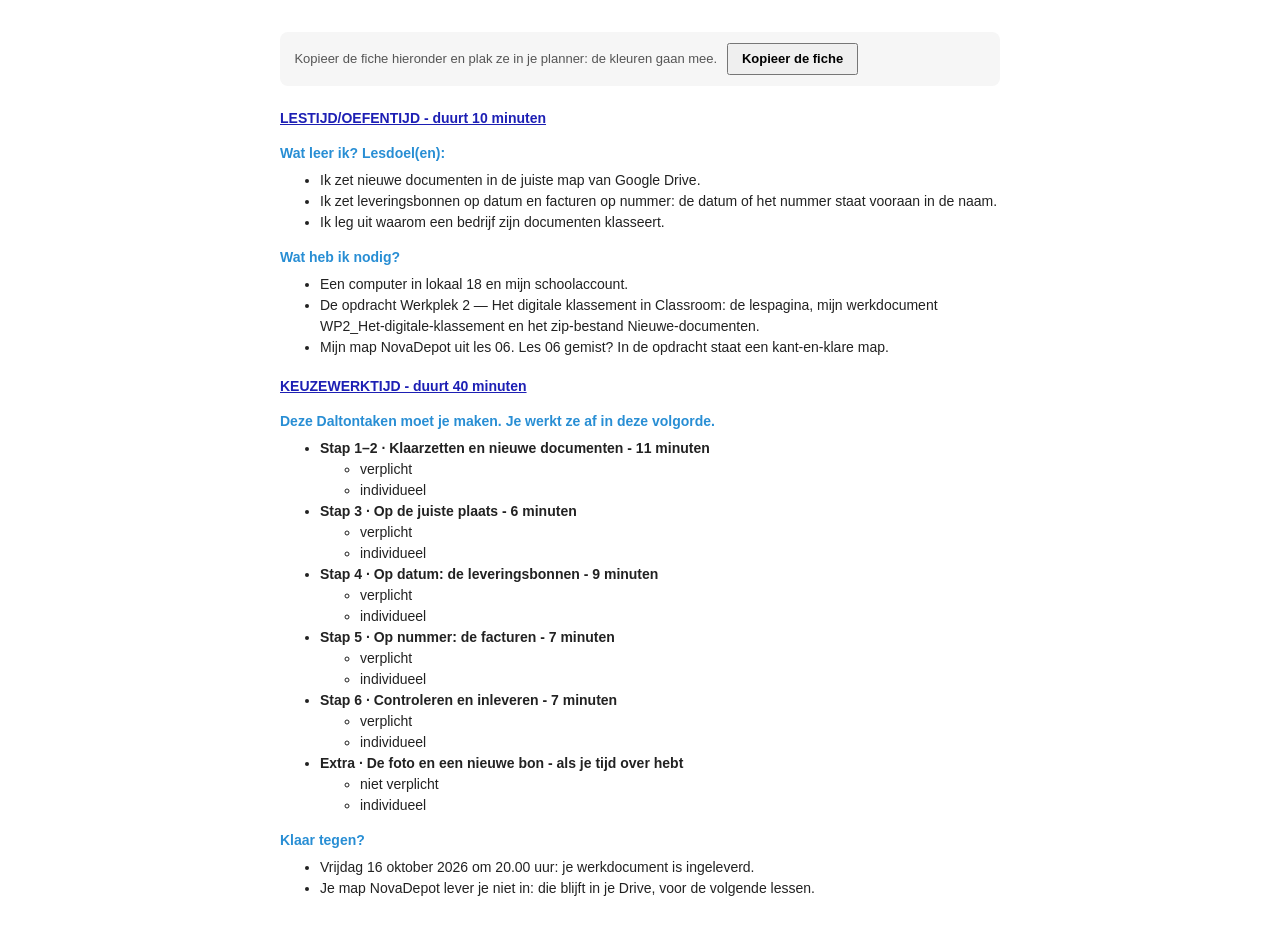
<file: dalton-lesfiche.html>
<!DOCTYPE html>
<html lang="nl-BE">
<head>
<meta charset="UTF-8">
<meta name="viewport" content="width=device-width, initial-scale=1">
<title>Dalton-lesfiche · ORLO · Les 07 — Het digitale klassement</title>
<!--
  Dalton-lesfiche voor de leerlingen, in de kleurcode van het Dalton-sjabloon:
    tijdsblokken  #1D1FB4  vet + onderlijnd
    tussenkoppen  #288ED4  vet
    tekst         #222222  (taaktitels vet)
  De opmaak staat INLINE, zodat ze meekomt als je kopieert en plakt in je planner.
  Keuzewerktijd = 50 minuten - instructietijd. De minuten per taak = die van dia 10.
-->
<style>
  body { margin: 2rem auto; max-width: 720px; padding: 0 1rem; background: #fff; }
  .uitleg { font: 13px/1.5 Arial, sans-serif; color: #555; background: #f6f6f6; border-radius: 8px; padding: .7rem .9rem; margin-bottom: 1.4rem; }
  .uitleg button { font: inherit; font-weight: bold; margin-left: .4rem; padding: .25rem .8rem; cursor: pointer; }
</style>
</head>
<body>

<p class="uitleg">Kopieer de fiche hieronder en plak ze in je planner: de kleuren gaan mee.
  <button type="button" id="kopieer">Kopieer de fiche</button> <span id="gemeld"></span></p>

<div id="fiche" style="font-family: 'Open Sans', Arial, sans-serif; font-size: 14px; line-height: 1.5; color: #222222;">
  <p style="margin: 0 0 14px;"><span style="color: #1D1FB4; font-weight: bold; text-decoration: underline;">LESTIJD/OEFENTIJD - duurt 10 minuten</span></p>

  <p style="margin: 0 0 6px; color: #288ED4; font-weight: bold;">Wat leer ik? Lesdoel(en):</p>
  <ul style="margin: 0 0 14px; list-style-type: disc;">
    <li>Ik zet nieuwe documenten in de juiste map van Google Drive.</li>
    <li>Ik zet leveringsbonnen op datum en facturen op nummer: de datum of het nummer staat vooraan in de naam.</li>
    <li>Ik leg uit waarom een bedrijf zijn documenten klasseert.</li>
  </ul>

  <p style="margin: 0 0 6px; color: #288ED4; font-weight: bold;">Wat heb ik nodig?</p>
  <ul style="margin: 0 0 18px; list-style-type: disc;">
    <li>Een computer in lokaal 18 en mijn schoolaccount.</li>
    <li>De opdracht Werkplek 2 — Het digitale klassement in Classroom: de lespagina, mijn werkdocument WP2_Het-digitale-klassement en het zip-bestand Nieuwe-documenten.</li>
    <li>Mijn map NovaDepot uit les 06. Les 06 gemist? In de opdracht staat een kant-en-klare map.</li>
  </ul>

  <p style="margin: 0 0 14px;"><span style="color: #1D1FB4; font-weight: bold; text-decoration: underline;">KEUZEWERKTIJD - duurt 40 minuten</span></p>

  <p style="margin: 0 0 6px; color: #288ED4; font-weight: bold;">Deze Daltontaken moet je maken. Je werkt ze af in deze volgorde.</p>
  <ul style="margin: 0 0 14px; list-style-type: disc;">
    <li><strong>Stap 1–2 · Klaarzetten en nieuwe documenten - 11 minuten</strong>
      <ul style="list-style-type: circle;"><li>verplicht</li><li>individueel</li></ul></li>
    <li><strong>Stap 3 · Op de juiste plaats - 6 minuten</strong>
      <ul style="list-style-type: circle;"><li>verplicht</li><li>individueel</li></ul></li>
    <li><strong>Stap 4 · Op datum: de leveringsbonnen - 9 minuten</strong>
      <ul style="list-style-type: circle;"><li>verplicht</li><li>individueel</li></ul></li>
    <li><strong>Stap 5 · Op nummer: de facturen - 7 minuten</strong>
      <ul style="list-style-type: circle;"><li>verplicht</li><li>individueel</li></ul></li>
    <li><strong>Stap 6 · Controleren en inleveren - 7 minuten</strong>
      <ul style="list-style-type: circle;"><li>verplicht</li><li>individueel</li></ul></li>
    <li><strong>Extra · De foto en een nieuwe bon - als je tijd over hebt</strong>
      <ul style="list-style-type: circle;"><li>niet verplicht</li><li>individueel</li></ul></li>
  </ul>

  <p style="margin: 0 0 6px; color: #288ED4; font-weight: bold;">Klaar tegen?</p>
  <ul style="margin: 0; list-style-type: disc;">
    <li>Vrijdag 16 oktober 2026 om 20.00 uur: je werkdocument is ingeleverd.</li>
    <li>Je map NovaDepot lever je niet in: die blijft in je Drive, voor de volgende lessen.</li>
  </ul>
</div>

<script>
  // Kopieert de fiche MET opmaak (kleuren, vet, onderlijnd) naar het klembord.
  // 1) moderne klembordfunctie met HTML, 2) oudere manier, 3) anders: fiche selecteren.
  var knop = document.getElementById('kopieer'), melding = document.getElementById('gemeld');
  var fiche = document.getElementById('fiche');
  function selecteer() {
    var bereik = document.createRange(); bereik.selectNodeContents(fiche);
    var sel = window.getSelection(); sel.removeAllRanges(); sel.addRange(bereik);
  }
  function oudeManier() {
    selecteer();
    var gelukt = false;
    try { gelukt = document.execCommand('copy'); } catch (e) { gelukt = false; }
    melding.textContent = gelukt ? 'Gekopieerd. Plak het in je planner.'
                                 : 'De fiche is geselecteerd: druk nu op Cmd + C (of Ctrl + C).';
  }
  knop.addEventListener('click', function () {
    if (navigator.clipboard && window.ClipboardItem) {
      var item = new ClipboardItem({
        'text/html': new Blob([fiche.outerHTML], { type: 'text/html' }),
        'text/plain': new Blob([fiche.innerText], { type: 'text/plain' })
      });
      navigator.clipboard.write([item]).then(function () {
        melding.textContent = 'Gekopieerd. Plak het in je planner.';
      }, oudeManier);
    } else {
      oudeManier();
    }
  });
</script>
</body>
</html>
</file>
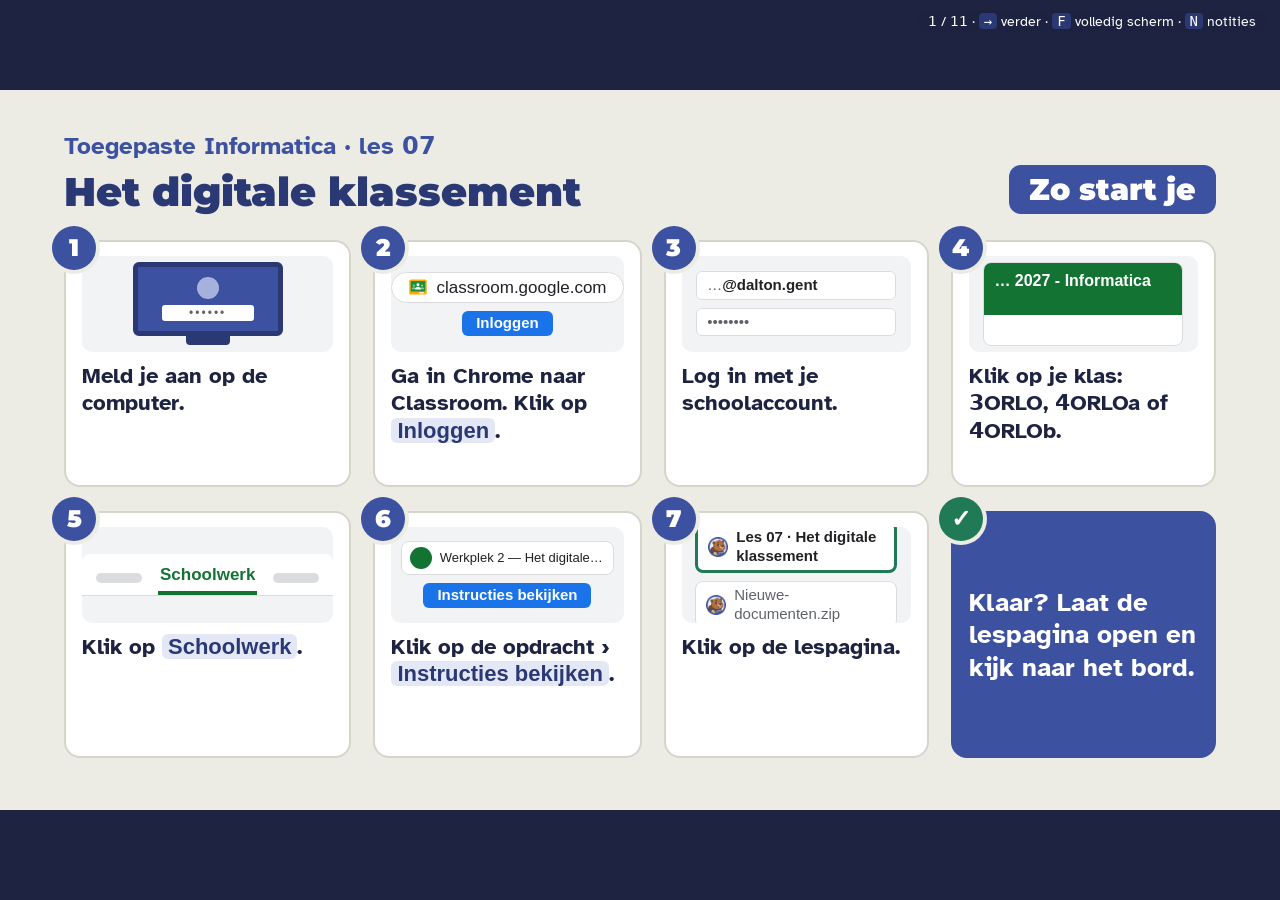
<file: presentatie.html>
<!DOCTYPE html>
<html lang="nl-BE">
<head>
  <meta charset="UTF-8">
  <meta name="viewport" content="width=device-width, initial-scale=1">
  <title>Het digitale klassement · dia's · NovaDepot</title>
  <link rel="icon" href="assets/novadepot-icon.svg" type="image/svg+xml">
  <link rel="stylesheet" href="css/slides.css">
  <style>
    .mono { font-family: "Courier New", monospace; font-size: 25px; font-weight: 700; }
    .qhead { font-size: 30px; font-weight: 700; margin: 0 0 6px; }
    .qcol .opt { font-size: 26px; padding: 8px 16px; }
    .qcol .opt .n { width: 46px; height: 46px; font-size: 24px; }
    .steps2 { columns: 2; column-gap: 40px; margin: 0; }
    .steps2 li { font-size: 25px; margin-bottom: 6px; break-inside: avoid; }
    .klok { font-size: 22px; color: #4D5573; }
    .compact .two { flex: 0 0 auto; }
    .compact .panel p { margin-bottom: 10px; }
    .compact .panel p:last-child { margin-bottom: 0; }
    .steps1 { margin: 0; padding-left: 1.2em; }
    .steps1 li { font-size: 27px; margin-bottom: 14px; }
    .steps1 li:last-child { margin-bottom: 0; }
    .toets-foto { width: 100%; height: auto; border-radius: 12px; border: 2px solid #D6D5CB; display: block; }
    .lbl { font-weight: 700; font-size: 22px !important; margin: 0 0 10px; color: var(--navy-deep); }
    /* Een mappenboom (dia 3) */
    .boom { list-style: none; padding: 0 !important; margin: 0; }
    .boom li { font-family: Arial, sans-serif; font-size: 24px !important; margin-bottom: 6px; }
    .boom li.map::before { content: "📁 "; }
    .boom li.sub { margin-left: 30px; }
    /* Drie mappen, drie manieren (dia 5) */
    .drie { display: grid; gap: 14px; }
    .rij { display: grid; grid-template-columns: 230px 1fr; gap: 20px; align-items: center; background: #fff; border: 2px solid #D6D5CB; border-radius: 14px; padding: 12px 20px; }
    .rij .wat b { display: block; font-family: "Montserrat", Arial, sans-serif; font-size: 25px; color: var(--navy-deep); }
    .rij .wat span { display: block; font-size: 21px; color: var(--muted); }
    .namen { list-style: none; padding: 0 !important; margin: 0; }
    .namen li { font-family: Arial, sans-serif; font-size: 21px !important; line-height: 1.35 !important; margin: 0 0 2px !important; }
    .sl { background: var(--blush); border-radius: 5px; padding: 0 5px; font-weight: 700; }
    .sl.naam-lev { background: var(--peri-soft); }
    /* Dag-maand-jaar tegenover jaar-maand-dag (dia 6) */
    .stapel { display: grid; gap: 12px; }
    .stapel .panel { padding: 12px 24px; }
    .stapel .namen li { font-size: 23px !important; }
    .stapel .bad-label, .stapel .good-label { font-size: 22px !important; margin: 0 0 4px; }
    .vraag { font-size: 28px !important; font-weight: 700; margin: 0 0 12px; }
    .oud { color: var(--warn); font-weight: 700; }
    .fname { font-family: Arial, sans-serif; font-size: 34px; font-weight: 700; background: #fff; border: 3px solid var(--navy); border-radius: 14px; padding: 12px 22px; display: inline-block; margin: 0 0 18px; align-self: flex-start; }
    .fname .ext { color: #4D5573; }
    /* Waar ben je gebleven? (dia 2, tweede uur, sinds 13-10-2026) */
    .rules.kort li { font-size: 26px; min-height: 48px; margin-bottom: 10px; padding-left: 64px; }
    .rules.kort li::before { width: 46px; height: 46px; font-size: 23px; }
    .rules.kort strong { white-space: nowrap; }
  </style>
</head>
<body>
<div class="hud"><span id="counter"></span> · <kbd>→</kbd> verder · <kbd>F</kbd> volledig scherm · <kbd>N</kbd> notities</div>
<div class="deck"><div class="stage">

<!-- 1 · vaste startdia -->
<section class="slide start">
  <div class="start-kop">
    <div>
      <p class="kicker">Toegepaste Informatica · les 07</p>
      <h1>Het digitale klassement</h1>
    </div>
    <span class="start-zo">Zo start je</span>
  </div>
  <ol class="startroute">
    <li><div class="sr-beeld"><div class="pc-scherm"><span class="pc-avatar"></span><span class="pc-veld">••••••</span></div><div class="pc-voet"></div></div><span class="sr-tekst">Meld je aan op de computer.</span></li>
    <li><div class="sr-beeld"><span class="url-balk"><img class="logo" src="assets/logos/classroom.svg" alt="">classroom.google.com</span><span class="url-knop">Inloggen</span></div><span class="sr-tekst">Ga in Chrome naar Classroom. Klik op <span class="knop">Inloggen</span>.</span></li>
    <li><div class="sr-beeld"><span class="login-veld">…<b>@dalton.gent</b></span><span class="login-veld">••••••••</span></div><span class="sr-tekst">Log in met je schoolaccount.</span></li>
    <li><div class="sr-beeld"><div class="lesgroep"><span class="lesgroep-kop">… 2027 - Informatica</span></div></div><span class="sr-tekst">Klik op je klas: 3ORLO, 4ORLOa of 4ORLOb.</span></li>
    <li><div class="sr-beeld"><div class="tabs"><span class="tab-grijs"></span><span class="tab-aan">Schoolwerk</span><span class="tab-grijs"></span></div></div><span class="sr-tekst">Klik op <span class="knop">Schoolwerk</span>.</span></li>
    <li><div class="sr-beeld"><span class="opdr-rij"><span class="opdr-ic"></span>Werkplek 2 — Het digitale…</span><span class="opdr-link">Instructies bekijken</span></div><span class="sr-tekst">Klik op de opdracht › <span class="knop">Instructies bekijken</span>.</span></li>
    <li><div class="sr-beeld"><span class="bijl-chip aan"><img class="logo" src="assets/logos/lespagina.webp" alt="">Les 07 · Het digitale klassement</span><span class="bijl-chip"><img class="logo" src="assets/logos/lespagina.webp" alt="">Nieuwe-documenten.zip</span></div><span class="sr-tekst">Klik op de lespagina.</span></li>
    <li class="klaar">Klaar? Laat de lespagina open en kijk naar het bord.</li>
  </ol>
  <template class="note">
    <p><strong>Lesstart (0–2'). De vaste startdia</strong> (sinds 09-10-2026, elke les dezelfde, voor alle klassen). Laat ze op het bord staan terwijl de leerlingen aanmelden.</p>
    <p>Het <strong>wachtwoord van de computers</strong> staat niet op de dia: de dia's staan openbaar online. Zeg het, of schrijf het op het bord.</p>
    <p>Ga verder als de meesten de lespagina open hebben.</p>
  </template>
</section>

<!-- 2 · alleen in het tweede uur (sinds 13-10-2026: les 08 vervalt, les 07 kreeg twee lesuren) -->
<section class="slide compact">
  <p class="kicker">Tweede uur · je werkt verder</p>
  <h2>Waar ben je gebleven?</h2>
  <div class="two" style="grid-template-columns: 2.2fr 1fr">
    <div>
      <p style="margin-bottom:14px">Open je map <strong>NovaDepot</strong> en je werkdocument. Bij de eerste <strong>nee</strong> begin je.</p>
      <ol class="rules kort">
        <li>Staan de zes nieuwe bestanden al in Drive? <strong>Nee → stap 2</strong></li>
        <li>Staat elk bestand in zijn map? <strong>Nee → stap 3</strong></li>
        <li>Begint elke bon met de datum, jaar-maand-dag? <strong>Nee → stap 4</strong></li>
        <li>Begint elke factuur met het factuurnummer? <strong>Nee → stap 5</strong></li>
        <li>Staan de nieuwe namen in deel 1 en 2 van je werkdocument? <strong>Nee → schrijf ze nu</strong></li>
        <li>Alles ja? <strong>Stap 6</strong>, en klik op <strong>Inleveren</strong>.</li>
      </ol>
    </div>
    <div class="panel navy">
      <p style="font-size:25px"><strong>Vast?</strong></p>
      <p style="font-size:26px">1. <em>Toon stapjes</em><br>2. Je buur<br>3. Ik</p>
      <p style="margin-top:14px;font-size:22px">Ingeleverd? Doe de <strong>Extra</strong> op de lespagina.</p>
    </div>
  </div>
  <template class="note">
    <p><strong>Alleen in het tweede uur</strong> (sinds 13-10-2026: les 08 vervalt, les 07 kreeg twee lesuren). Toon dia 1 terwijl ze aanmelden, dan deze dia, en laat ze staan zolang ze werken. <strong>Eerste uur</strong> (4ORLOa, wo 14-10)? Sla deze dia over met →.</p>
    <p>Op een andere computer onthoudt de lespagina de vinkjes niet. Daarom kijken ze in hun map waar ze zijn. Geen map NovaDepot meer? Stap 1, handeling 4: de kant-en-klare map.</p>
    <p>Nieuw sinds 13-10-2026: uitpakken via de downloads rechts naast de adresbalk › <em>Weergeven in map</em> (de Verkenner opent bij hun eigen zip-bestand, ook als Downloads vol staat), en in stap 3 <strong>slepen</strong> naar de map.</p>
    <p>Nieuw sinds 14-10-2026 (in 3ORLO en 4ORLOb bleven deel 1 en 2 van het werkdocument bij velen leeg): regel 5 vraagt naar het werkdocument, en in stap 4 en 5 schrijven ze elke nieuwe naam meteen in het werkdocument. Vraag in de rondgang: <em>"Staat die naam al in je werkdocument?"</em></p>
    <p>Wie klaar is, levert vandaag in. Deadline: vrijdag 16 oktober, 20.00 uur.</p>
  </template>
</section>

<!-- 2 -->
<section class="slide met-mascotte" data-answer>
  <img class="mascotte" src="assets/mascotte/dalton_denken.webp" alt="" width="240" height="240">
  <p class="kicker">Lesstart · 3 minuten</p>
  <h2>Weet je het nog?</h2>
  <div class="two" style="grid-template-columns: 320px 1fr">
    <div class="panel">
      <p class="lbl">Je map van les 06</p>
      <ul class="boom">
        <li class="map"><strong>NovaDepot</strong></li>
        <li class="map sub">Facturen</li>
        <li class="map sub">Leveringen</li>
        <li class="map sub">Prijslijsten</li>
      </ul>
    </div>
    <div class="qcol">
      <p class="qhead">Tom zoekt de factuur van Papierhandel Vellekens. Waar zit ze, en hoe heet ze?</p>
      <div class="opts">
        <div class="opt"><span class="n">A</span>Leveringen › Factuur - Papierhandel Vellekens</div>
        <div class="opt right"><span class="n">B</span>Facturen › Factuur - Papierhandel Vellekens</div>
        <div class="opt"><span class="n">C</span>Facturen › factuur vellekens def (2)</div>
      </div>
    </div>
  </div>
  <p class="answer">In de map Facturen, met de naam Wat - Van wie. Vandaag zet je er nog iets vóór.</p>
  <template class="note">
    <p><strong>Lesstart (3'), ophalen uit les 06.</strong> Iedereen antwoordt tegelijk met vingers: 1, 2 of 3 vingers voor A, B of C. Druk daarna op → voor het antwoord.</p>
    <p>Wie A kiest: <em>"De naam is goed, maar staat ze in de juiste map?"</em> Wie C kiest: <em>"Weet je van wie het is? En wat betekent def (2)?"</em></p>
    <p>Begin met de naam die vorige les het vaakst misliep in deel 2 van de werkdocumenten, als die anders was.</p>
    <p>Iemand heeft geen map NovaDepot, of er ontbreken mappen? Zeg: <em>"Stap 1 op de lespagina, handeling 4: daar haal je de kant-en-klare map. Dat duurt twee minuten."</em></p>
  </template>
</section>

<!-- 3 -->
<section class="slide met-mascotte">
  <img class="mascotte" src="assets/mascotte/dalton_wijzen_links.webp" alt="" width="240" height="240">
  <p class="kicker">Ik doe · dia 1 van 4</p>
  <h2>Wat kan je straks?</h2>
  <ul class="rules">
    <li>Je zet zes <strong>nieuwe documenten</strong> in de juiste map.</li>
    <li>Je zet de leveringsbonnen <strong>op datum</strong>: de nieuwste bovenaan.</li>
    <li>Je zet de facturen <strong>op nummer</strong>: het hoogste bovenaan.</li>
    <li>Je legt uit <strong>waarom</strong> een bedrijf zijn documenten klasseert.</li>
  </ul>
  <p class="klok" style="margin-top:6px">Ik leg 6 minuten uit. Daarna werk jij zelfstandig met de lespagina, en kom ik bij jou langs.</p>
  <template class="note"><p><strong>Ik doe, 0'30".</strong> Lesdoel voorlezen, niet toelichten. Zeg er meteen bij dat de uitleg maar zes minuten duurt en dat alles daarna op de lespagina staat.</p></template>
</section>

<!-- 4 -->
<section class="slide">
  <p class="kicker">Ik doe · dia 2 van 4</p>
  <h2>Drie mappen, drie manieren</h2>
  <div class="drie">
    <div class="rij">
      <div class="wat"><b>Leveringen</b><span>op datum · chronologisch</span></div>
      <ul class="namen">
        <li><span class="sl">2026-10-13</span> Leveringsbon - Bakkerij Korstjes.docx</li>
        <li><span class="sl">2026-10-02</span> Leveringsbon - Zuivelhoeve De Melkkan.docx</li>
        <li><span class="sl">2026-09-28</span> Leveringsbon - Fruitgroothandel Appelbloesem.docx</li>
      </ul>
    </div>
    <div class="rij">
      <div class="wat"><b>Facturen</b><span>op nummer · numeriek</span></div>
      <ul class="namen">
        <li><span class="sl">2026-0417</span> Factuur - Papierhandel Vellekens.docx</li>
        <li><span class="sl">2026-0409</span> Factuur - Zuivelhoeve De Melkkan.docx</li>
        <li><span class="sl">2026-0398</span> Factuur - Fruitgroothandel Appelbloesem.docx</li>
      </ul>
    </div>
    <div class="rij">
      <div class="wat"><b>Prijslijsten</b><span>op naam · alfabetisch</span></div>
      <ul class="namen">
        <li>Prijslijst - <span class="sl naam-lev">Zuivelhoeve De Melkkan</span>.xlsx</li>
        <li>Prijslijst - <span class="sl naam-lev">Koffiebranderij De Bonenbaas</span>.xlsx</li>
        <li>Prijslijst - <span class="sl naam-lev">Fruitgroothandel Appelbloesem</span>.xlsx</li>
      </ul>
    </div>
  </div>
  <p class="reveal-item" style="margin-top:16px;font-size:27px"><strong>Wat vooraan staat, bepaalt de volgorde.</strong> Drive staat op <em>Z tot A</em>: de nieuwste bovenaan.</p>
  <template class="note">
    <p><strong>Ik doe, 1'30". Het eindproduct.</strong> Wijs per map aan wat er vooraan staat: een datum, een nummer, de naam van de leverancier. Druk op → voor de zin onderaan.</p>
    <p>Zeg: <em>"In een ordner legt een bedrijf het nieuwste document bovenaan. Dat doen wij in Drive ook: Sorteren › Naam › Z tot A."</em> (Zo staat het in Lift 3A, Thema 4, p. 113.)</p>
    <p>Vraag: <em>"Bij de prijslijsten staat er niets vooraan. Waarom staan ze toch goed?"</em> (Ze beginnen allemaal met <em>Prijslijst -</em>, dus beslist de naam van de leverancier. Ze staan van Z tot A omdat Drive in alle mappen dezelfde volgorde gebruikt: nog altijd alfabetisch, alleen omgekeerd.)</p>
    <p>Eén zin over het waarom: <em>"Een bedrijf moet zijn facturen jaren bewaren. De boekhouding vraagt naar factuur 0409: in deze map vind je ze meteen."</em></p>
  </template>
</section>

<!-- 5 -->
<section class="slide">
  <p class="kicker">Ik doe · dia 3 van 4</p>
  <h2>Waarom jaar-maand-dag?</h2>
  <p class="vraag">Drive zet de namen van Z tot A. Welke bon is de nieuwste?</p>
  <div class="stapel">
    <div class="panel">
      <p class="bad-label">Zo staat de datum op de bon: dag-maand-jaar</p>
      <ul class="namen">
        <li><span class="sl">28-09-2026</span> Leveringsbon - Fruitgroothandel Appelbloesem</li>
        <li><span class="sl">13-10-2026</span> Leveringsbon - Bakkerij Korstjes <span class="oud reveal-item">← de nieuwste staat niet bovenaan</span></li>
        <li><span class="sl">02-10-2026</span> Leveringsbon - Zuivelhoeve De Melkkan</li>
      </ul>
    </div>
    <div class="panel reveal-item">
      <p class="good-label">Zo schrijf jij ze: jaar-maand-dag</p>
      <ul class="namen">
        <li><span class="sl">2026-10-13</span> Leveringsbon - Bakkerij Korstjes</li>
        <li><span class="sl">2026-10-02</span> Leveringsbon - Zuivelhoeve De Melkkan</li>
        <li><span class="sl">2026-09-28</span> Leveringsbon - Fruitgroothandel Appelbloesem</li>
      </ul>
    </div>
  </div>
  <template class="note">
    <p><strong>Ik doe, 1'30". Het probleem eerst.</strong> Laat de vraag beantwoorden voor je klikt. Verwacht: "13 oktober is de nieuwste." Vraag: <em>"Waarom staat ze dan niet bovenaan?"</em></p>
    <p>Klik (→): de pijl verschijnt. Uitleg: <em>"Drive leest van links naar rechts, teken per teken. Van Z tot A komt 2 vóór 1, en 1 vóór 0. Of het een dag is of een jaar, weet Drive niet."</em></p>
    <p>Klik (→): jaar-maand-dag. <em>"Zet het grootste vooraan: eerst het jaar, dan de maand, dan de dag. Nu klopt de volgorde."</em> Wijs aan: op de bon staat <em>28-09-2026</em>, jij schrijft <em>2026-09-28</em>: de drie stukken omgedraaid.</p>
  </template>
</section>

<!-- 6 -->
<section class="slide compact met-mascotte">
  <img class="mascotte" src="assets/mascotte/dalton_letop.webp" alt="" width="240" height="240">
  <p class="kicker">Ik doe · dia 4 van 4 · demo</p>
  <h2>De datum vooraan</h2>
  <p class="fname"><span class="sl">2026-10-13</span> Leveringsbon - Bakkerij Korstjes<span class="ext">.docx</span></p>
  <div class="two" style="grid-template-columns: 1fr 330px; align-items: center">
    <div class="panel">
      <ol class="steps1">
        <li>Rechtermuisknop op de bon › <span class="mono">Naam wijzigen</span></li>
        <li>Druk op <span class="mono">Home</span>: de cursor springt vooraan.</li>
        <li>Typ <span class="mono">2026-10-13</span> en een spatie › <span class="mono">OK</span></li>
      </ol>
    </div>
    <img class="toets-foto" src="assets/stapjes/home-toets.jpg" alt="Foto van een toetsenbord. De toets Home staat in een rood kader, tussen Insert en Page Up.">
  </div>
  <p class="reveal-item" style="color:#A0372A;margin-top:18px"><strong>Zonder Home</strong> typ je over de hele naam. Dan is ze weg.</p>
  <template class="note">
    <p><strong>Ik doe, 2' — hardop denkend voordoen</strong> in je eigen map NovaDepot (klaarzetten: zie README, stap 2).</p>
    <ol>
      <li>Open de map Leveringen. Dubbelklik op de bon van Bakkerij Korstjes. Zeg: <em>"Bij Levering staat 13 oktober 2026. Dat wordt 2026-10-13: jaar, maand, dag."</em> Sluit de bon.</li>
      <li>Rechtermuisknop op de bon › Naam wijzigen. Zeg: <em>"Kijk: de hele naam is blauw. Als ik nu typ, is de naam weg."</em></li>
      <li>Druk op Home. <em>"De cursor staat vooraan. De rest blijft staan."</em> Typ 2026-10-13, een spatie, klik op OK.</li>
    </ol>
    <p>Druk op → voor de waarschuwing. Toon dan kort de volgorde: <em>"Staat de nieuwste nog niet bovenaan? Sorteren › Naam › Z tot A. Drive onthoudt dat voor al je mappen."</em> (Staat op de lespagina in stap 4, handeling 5.)</p>
    <p><strong>Stap 2 en 3 (zip-bestand, verplaatsen) doe je niet voor:</strong> dat kennen ze uit les 06. Op deze computers pakken ze uit in de Verkenner; de lespagina zegt hoe. Ga meteen door naar <em>Zo werk je verder</em>.</p>
  </template>
</section>

<!-- 7 · controle (sinds 11-10-2026) -->
<section class="slide" data-answer>
  <p class="kicker">Controle · iedereen antwoordt</p>
  <h2>Wat doe je eerst?</h2>
  <div class="qcol">
    <p class="qhead">Je klikt op <em>Naam wijzigen</em>. De hele naam staat in het blauw.</p>
    <div class="opts">
      <div class="opt"><span class="n">A</span>Ik typ meteen de datum.</div>
      <div class="opt right"><span class="n">B</span>Ik druk op Home.</div>
      <div class="opt"><span class="n">C</span>Ik druk op Delete.</div>
    </div>
  </div>
  <p class="answer">Home: de cursor springt vooraan, en de rest van de naam blijft staan.</p>
  <template class="note">
    <p><strong>Controle (1'). Iedereen antwoordt tegelijk</strong>: 1, 2 of 3 vingers voor A, B of C. Kijk rond en onthoud wie A of C toont.</p>
    <p>Wie A of C kiest: <em>"Wat gebeurt er met de blauwe naam als je typt?"</em> Ze is weg.</p>
    <p>Druk op → voor het antwoord. Wie fout had, komt zo meteen 3 tot 5 minuten bij je.</p>
  </template>
</section>

<!-- 8 · samen stap 1 (sinds 11-10-2026) -->
<section class="slide">
  <p class="kicker">Samen · 3 minuten</p>
  <h2>Iedereen doet stap 1</h2>
  <div class="panel">
    <ol class="steps1">
      <li>Open de lespagina. Klik op <strong>Stap 1 · Klaarzetten</strong>.</li>
      <li>Open je werkdocument en je map <strong>NovaDepot</strong> in Drive.</li>
      <li>Klaar? Steek je <strong>duim</strong> op.</li>
    </ol>
  </div>
  <template class="note">
    <p><strong>Samen (3').</strong> Iedereen doet stap 1 tegelijk. Loop rond en kijk naar de schermen: werkdocument open met de naam erin, en in Drive de map NovaDepot met drie mappen?</p>
    <p>Wie geen map NovaDepot heeft (les 06 gemist): handeling 4 van stap 1, <em>Toon stapjes</em>: de kant-en-klare map. Duim op bij de meesten: ga naar de volgende dia. Wie op de controlevraag fout had of hier vastloopt, blijft 3 tot 5 minuten bij je. De rest begint aan stap 2.</p>
    <p><strong>Nieuw op de lespagina</strong> (sinds 11-10-2026): bovenaan elke stap staat <em>Stap voor stap</em> / <em>Kort</em>. Zeg één zin: <em>"Weet je niet hoe het moet? Laat Stap voor stap aan, dan zie je elk klein stapje met een beeld. Kan je het al? Kies Kort."</em></p>
  </template>
</section>

<!-- 9 -->
<section class="slide compact met-mascotte">
  <img class="mascotte" src="assets/mascotte/dalton_laptop.webp" alt="" width="240" height="240">
  <p class="kicker">Keuzewerktijd · <span class="eindtijd">40 minuten</span></p>
  <h2>Zo werk je verder</h2>
  <div class="two" style="grid-template-columns: 1.6fr 1fr">
    <div>
      <ol class="steps1 kloklijst" data-lesmomenten="2026-10-13/14.35/15.25/4ORLOb/8;2026-10-13/15.25/16.15/3ORLO/9;2026-10-14/9.15/10.05/3ORLO/2;2026-10-14/10.25/11.15/4ORLOb/3;2026-10-14/11.15/12.05/4ORLOa/4;2026-10-15/13.45/14.35/4ORLOa/7" data-beltijden="8.25-9.15 9.15-10.05 10.25-11.15 11.15-12.05 12.05-12.55 13.45-14.35 14.35-15.25 15.25-16.15 16.15-17.05">
        <li data-min="3" data-samen>Klaarzetten <span class="klok tijd">samen &#10003;</span></li>
        <li data-min="8">Nieuwe documenten <span class="klok tijd">8'</span></li>
        <li data-min="6">Op de juiste plaats <span class="klok tijd">6'</span></li>
        <li data-min="9">Op datum <span class="klok tijd">9'</span></li>
        <li data-min="7">Op nummer <span class="klok tijd">7'</span></li>
        <li data-min="7">Controleren en inleveren <span class="klok tijd">7'</span></li>
      </ol>
    </div>
    <div class="panel navy">
      <p style="font-size:25px"><strong>Vast?</strong></p>
      <p style="font-size:26px">1. <em>Toon stapjes</em><br>2. Je buur<br>3. Ik</p>
      <p style="margin-top:14px;font-size:22px">Vink af in de <strong>checklist</strong>.</p>
    </div>
  </div>
  <p class="klok" style="margin-top:18px;font-size:25px">
    <strong>Alles staat in de opdracht in <span class="met-logo"><img class="logo" src="assets/logos/classroom.svg" alt="">Google Classroom</span></strong> <em>Werkplek 2 — Het digitale klassement</em>: de lespagina, je werkdocument en de zip-bestanden.
    Je levert alleen je <strong>werkdocument</strong> in.<br>Adres: jonasdaltongent.github.io/Klassement-NovaDepot/<!-- PAS AAN --></p>
  <template class="note">
    <p><strong>Keuzewerktijd.</strong> Laat deze dia staan zolang ze werken. <strong>De kloktijden</strong> komen uit de planning: buiten de les toont de dia de uren van het geplande lesmoment (met de dag en de klas erbij); tijdens dat lesmoment rekent ze vanaf nu tot de bel, min 1 minuut voor de exitvraag. Stap 1 is al samen gedaan (dia 9). Te vroeg getoond, of geef je de les op een ander uur? Druk op <strong>T</strong>: dan rekent de dia vanaf nu tot de bel.</p>
    <p>Eerste rondgang: wie les 06 miste, haalt in stap 1 de kant-en-klare map (NovaDepot.zip). Kijk daarna of in stap 2 de zes <strong>losse</strong> bestanden in NovaDepot staan, en niet het zip-bestand. Uitpakken: rechts naast de adresbalk de downloads › Weergeven in map › rechtermuisknop › Alles uitpakken… (zo vinden ze hun zip-bestand ook in een volle map Downloads). Verplaatsen: slepen naar de map.</p>
    <p>Tweede rondgang, rond stap 4: laat een nieuwe naam luidop lezen. <em>"Staat het jaar vooraan? Staat de nieuwste bon bovenaan?"</em> Bij stap 5: <em>"Welk nummer koos je, de datum of het factuurnummer?"</em></p>
    <p><strong>Vergeet niet</strong> het adres op deze dia aan te passen als de repository anders heet.</p>
  </template>
</section>

<!-- 10 -->
<section class="slide met-mascotte" data-answer>
  <img class="mascotte" src="assets/mascotte/dalton_hulp.webp" alt="" width="240" height="240">
  <p class="kicker">Afsluiten · laatste minuut</p>
  <h2>Eén vraag voor je vertrekt</h2>
  <div class="panel navy" style="margin-top:10px">
    <p style="font-size:30px">Factuur <strong>2026-0401</strong> komt binnen. Waar komt ze in je map Facturen?</p>
  </div>
  <p class="answer">Tussen 2026-0409 en 2026-0398: op de derde plaats.</p>
  <p style="margin-top:24px">Volgende les: <strong>een veilig account</strong>. Hoe maak je een wachtwoord dat niemand kan raden?</p>
  <template class="note">
    <p><strong>Afsluiting, laatste minuut van de keuzewerktijd.</strong> Laat twee of drie leerlingen antwoorden, en druk dan op → voor het antwoord. Wie "bovenaan" zegt, denkt: net binnen, dus bovenaan. Maar het nummer beslist: 0401 is lager dan 0417 en 0409.</p>
    <p>Zeg mondeling dat wie niet klaar is, toch inlevert.</p>
    <p>Kijk na de les naar deel 3 van de werkdocumenten: kunnen ze uitleggen waarom jaar-maand-dag? Begin het tweede uur daarmee als het vaak misliep.</p>
    <p><strong>Na het eerste uur</strong> (4ORLOa, wo 14-10): zeg dat ze donderdag verder werken aan dit klassement. <em>Een veilig account</em> komt na het tweede uur.</p>
  </template>
</section>

</div></div>
<div class="notes" id="notes"></div>
<script src="js/slides.js"></script>
</body>
</html>
</file>
<file: css/style.css>
/* ==========================================================================
   Les 07 · Het digitale klassement (NovaDepot) — leerlingentool
   Toegepaste Informatica · 2de graad Organisatie en logistiek
   (arbeidsmarktgerichte finaliteit) · GO! Dalton Gent · ORLO
   Uit _sjablonen/lespakket (basis: les 06 ORLO, 08-10-2026).

   Opbouw naar het voorbeeld van PedalPro (rustig, één ding tegelijk):
     links   de route (stappenlijst, altijd zichtbaar)
     midden  één stap: titel · één zin · wat moet je doen · één tip · klaar als
     rechts  de checklist met concrete taken (altijd zichtbaar)
   Op een half scherm (< 900 px) staat alles onder elkaar en toont de checklist
   alleen de taken van de stap waarin je zit.

   Huisstijl: Dalton-kleuren. Geen externe bestanden: lettertypes staan in
   assets/fonts (OFL-licentie), pictogrammen staan als SVG in index.html.
   ========================================================================== */

@font-face { font-family: "Atkinson"; src: url("../assets/fonts/atkinson-regular.woff2") format("woff2"); font-weight: 400; font-style: normal; font-display: swap; }
@font-face { font-family: "Atkinson"; src: url("../assets/fonts/atkinson-bold.woff2") format("woff2"); font-weight: 700; font-style: normal; font-display: swap; }
@font-face { font-family: "Atkinson"; src: url("../assets/fonts/atkinson-italic.woff2") format("woff2"); font-weight: 400; font-style: italic; font-display: swap; }
/* Atkinson tekent de nul met een schuine streep (lijkt op Ø). Cijfers daarom uit een systeemlettertype. */
@font-face { font-family: "Atkinson"; src: local("Segoe UI"), local("SegoeUI"), local("Arial"), local("Helvetica"), local("Roboto"); font-weight: 400; unicode-range: U+0030-0039; }
@font-face { font-family: "Atkinson"; src: local("Segoe UI Bold"), local("SegoeUI-Bold"), local("Arial Bold"), local("Arial-BoldMT"), local("Helvetica Bold"), local("Roboto Bold"); font-weight: 700; unicode-range: U+0030-0039; }
@font-face { font-family: "Montserrat"; src: url("../assets/fonts/montserrat-heavy.woff2") format("woff2"); font-weight: 700 900; font-style: normal; font-display: swap; }

:root {
  /* Dalton Gent-huisstijl */
  --navy: #3C51A0;
  --navy-deep: #2A3973;
  --peri: #A7B1DE;
  --peri-soft: #EEF0F9;
  --blush: #FCD6CF;
  --blush-soft: #FEF3F0;
  --paper: #FFFFFF;
  --bg: #F4F5F9;

  --ink: #1D2340;
  --muted: #545B78;
  --line: #E1E3EC;

  --ok: #1F7A55;
  --ok-soft: #EAF6F0;
  --warn: #A0372A;
  --warn-soft: #FDF1EE;
  --tip: #8A5A00;
  --tip-soft: #FFF7E3;

  --radius: 16px;
  --radius-sm: 10px;
  --shadow: 0 1px 2px rgba(29, 35, 64, .05), 0 6px 20px rgba(29, 35, 64, .06);

  --body: "Atkinson", "Segoe UI", Arial, sans-serif;
  --head: "Montserrat", "Segoe UI", Arial, sans-serif;
  --mono: "Courier New", Consolas, monospace;
}

* { box-sizing: border-box; }
html { -webkit-text-size-adjust: 100%; }
body {
  margin: 0;
  font-family: var(--body);
  font-size: 17px;
  line-height: 1.6;
  color: var(--ink);
  background: var(--bg);
}
h1, h2, h3 { font-family: var(--head); color: var(--navy-deep); line-height: 1.2; margin: 0; }
p { margin: 0 0 .8rem; }
p:last-child { margin-bottom: 0; }
a { color: var(--navy); }
code { font-family: var(--mono); font-size: .92em; background: var(--peri-soft); padding: .05rem .3rem; border-radius: 5px; overflow-wrap: anywhere; }
:focus-visible { outline: 3px solid var(--navy); outline-offset: 2px; border-radius: 6px; }
[hidden] { display: none !important; }

/* Pictogrammen (SVG-symbolen bovenaan index.html) */
.ic { width: 1.15em; height: 1.15em; flex-shrink: 0; fill: none; stroke: currentColor; stroke-width: 2; stroke-linecap: round; stroke-linejoin: round; vertical-align: -.2em; }

/* Knop- en toetsnamen */
.ui { font-weight: 700; color: var(--navy-deep); background: var(--peri-soft); padding: 0 .35rem; border-radius: 5px; white-space: nowrap; }
.key { display: inline-block; font-weight: 700; font-size: .9em; border: 1px solid #C4C7D4; border-bottom-width: 3px; border-radius: 6px; background: #fff; padding: 0 .35rem; white-space: nowrap; }

/* ---------- Kopbalk ---------- */
.topbar { background: var(--paper); border-bottom: 1px solid var(--line); }
.topbar-inner { max-width: 1440px; margin: 0 auto; padding: .7rem 1.2rem; display: flex; align-items: center; gap: 1rem; }
.brand { display: flex; align-items: center; gap: .9rem; text-decoration: none; min-width: 0; }
.brand img { height: 36px; width: auto; display: block; flex-shrink: 0; }
.brand-lesson { font-family: var(--head); font-weight: 800; font-size: 1rem; color: var(--navy-deep); white-space: nowrap; overflow: hidden; text-overflow: ellipsis; padding-left: .9rem; border-left: 1px solid var(--line); }
.topbar-spacer { flex: 1; }
.dalton-mark { height: 30px; width: auto; display: block; }

/* ---------- Drie kolommen ---------- */
.layout {
  max-width: 1440px; margin: 0 auto; padding: 1.25rem 1.2rem 3rem;
  display: grid; grid-template-columns: 250px minmax(0, 1fr) 300px; gap: 1.25rem; align-items: start;
}

/* ---------- Links: de route ---------- */
.route { background: var(--paper); border-radius: var(--radius); box-shadow: var(--shadow); padding: 1rem .75rem; position: sticky; top: 1rem; }
.route-title { font-size: .78rem; font-weight: 700; letter-spacing: .08em; text-transform: uppercase; color: var(--muted); padding: 0 .6rem .5rem; margin: 0; }
.route-group { font-size: .78rem; font-weight: 700; color: var(--navy); background: var(--peri-soft); border-radius: 8px; padding: .3rem .6rem; margin: .8rem .3rem .35rem; }
.nav-btn {
  display: flex; align-items: center; gap: .7rem; width: 100%;
  font: inherit; font-size: .97rem; text-align: left; color: var(--ink);
  background: none; border: 0; border-radius: var(--radius-sm); padding: .5rem .6rem; cursor: pointer;
  position: relative;
}
.nav-btn:hover { background: var(--peri-soft); }
.nav-num {
  width: 1.9rem; height: 1.9rem; border-radius: 50%; flex-shrink: 0;
  display: inline-flex; align-items: center; justify-content: center;
  background: #ECEDF3; color: var(--muted); font-weight: 700; font-size: .9rem;
}
.nav-btn[aria-current="step"] { background: var(--peri-soft); font-weight: 700; color: var(--navy-deep); }
.nav-btn[aria-current="step"]::before { content: ""; position: absolute; left: -.75rem; top: .45rem; bottom: .45rem; width: 4px; border-radius: 0 4px 4px 0; background: var(--navy); }
.nav-btn[aria-current="step"] .nav-num { background: var(--navy); color: #fff; }
.nav-btn.done .nav-num { background: var(--ok); color: #fff; }
.nav-btn .nav-check { display: none; }
.nav-btn.done .nav-check { display: block; }
.nav-btn.done .nav-n { display: none; }
.nav-btn.extra .nav-num { background: var(--blush-soft); color: var(--warn); border: 1px dashed #E7A99C; }

/* ---------- Midden: één stap ---------- */
.pane { display: none; }
.pane.active { display: block; }
.card { background: var(--paper); border-radius: var(--radius); box-shadow: var(--shadow); overflow: hidden; }
.card-head { padding: 1.4rem 1.8rem 1.2rem; border-bottom: 1px solid var(--line); background: linear-gradient(180deg, #FBFBFE, #fff); }
.tags { display: flex; flex-wrap: wrap; gap: .45rem; margin-bottom: .65rem; }
.tag { display: inline-flex; align-items: center; gap: .35rem; font-size: .8rem; font-weight: 700; border-radius: 99px; padding: .2rem .7rem; }
.tag-step { background: var(--navy); color: #fff; }
.tag-where { background: var(--peri-soft); color: var(--navy-deep); }
.tag-extra { background: var(--blush); color: var(--warn); }
.card-head h1, .card-head h2 { font-size: 1.55rem; font-weight: 800; }
.card-body { padding: 1.5rem 1.8rem 1.6rem; }

.intro { font-size: 1.05rem; color: var(--muted); margin-bottom: 1.3rem; }

/* "Wat moet je doen?" */
.todo-box { background: #FAFAFD; border: 1px solid var(--line); border-radius: var(--radius-sm); padding: 1.1rem 1.25rem; }
.todo-box h3 { display: flex; align-items: center; gap: .5rem; font-size: 1rem; margin-bottom: .8rem; }
.todo { list-style: none; counter-reset: act; padding: 0; margin: 0; }
.todo > li { counter-increment: act; position: relative; padding-left: 2.4rem; margin-bottom: .85rem; }
.todo > li:last-child { margin-bottom: 0; }
.todo > li::before {
  content: counter(act); position: absolute; left: 0; top: .05rem;
  width: 1.65rem; height: 1.65rem; border-radius: 50%;
  background: var(--navy); color: #fff; font-weight: 700; font-size: .85rem;
  display: flex; align-items: center; justify-content: center;
}
.todo .sub { display: block; color: var(--muted); font-size: .93rem; margin-top: .2rem; }
/* knop naar een bestand in een stap (stap 3: het zip-bestand uit de opdracht), op een eigen regel */
.todo .btn-dl { display: flex; width: fit-content; margin: .45rem 0 .15rem; }

/* Eén tip per stap */
.tip { display: flex; gap: .7rem; align-items: flex-start; background: var(--tip-soft); border-radius: var(--radius-sm); padding: .85rem 1rem; margin-top: 1.1rem; }
.tip .ic { color: var(--tip); margin-top: .15rem; }
.tip.warn { background: var(--warn-soft); }
.tip.warn .ic { color: var(--warn); }

/* Hulp: dichtgeklapt, alleen voor wie het nodig heeft */
.help { margin-top: 1rem; border: 1px solid var(--line); border-radius: var(--radius-sm); }
.help summary { cursor: pointer; padding: .7rem 1rem; font-weight: 700; color: var(--navy); list-style: none; display: flex; align-items: center; gap: .5rem; }
.help summary::-webkit-details-marker { display: none; }
.help summary::after { content: "+"; margin-left: auto; font-size: 1.2rem; line-height: 1; color: var(--muted); }
.help[open] summary::after { content: "–"; }
.help-body { padding: 0 1rem .9rem; }
.help-body > :last-child { margin-bottom: 0; }

/* "Klaar als" */
.result { display: flex; gap: .7rem; align-items: flex-start; background: var(--ok-soft); border-radius: var(--radius-sm); padding: .85rem 1rem; margin: 1.1rem 0 0; }
.result .ic { color: var(--ok); margin-top: .15rem; }

/* Vorige / volgende */
.card-nav { display: flex; justify-content: space-between; gap: .75rem; padding: 1rem 1.8rem 1.4rem; }
.btn {
  display: inline-flex; align-items: center; gap: .4rem;
  font: inherit; font-weight: 700; font-size: .95rem; cursor: pointer; text-decoration: none;
  background: var(--paper); color: var(--navy-deep); border: 2px solid var(--line); border-radius: 99px; padding: .5rem 1.1rem;
}
.btn:hover { border-color: var(--peri); }
.btn-primary { background: var(--navy); border-color: var(--navy); color: #fff; margin-left: auto; }
.btn-primary:hover { background: var(--navy-deep); border-color: var(--navy-deep); }

/* ---------- Rechts: de checklist ---------- */
.checklist { background: var(--paper); border-radius: var(--radius); box-shadow: var(--shadow); position: sticky; top: 1rem; max-height: calc(100vh - 2rem); display: flex; flex-direction: column; overflow: hidden; }
.cl-head { background: var(--navy); color: #fff; padding: 1rem 1.2rem; }
.cl-head h2 { color: #fff; font-size: 1.05rem; margin-bottom: .55rem; }
.cl-bar { height: 8px; background: rgba(255, 255, 255, .25); border-radius: 99px; overflow: hidden; }
.cl-fill { height: 100%; width: 0; background: #fff; border-radius: 99px; transition: width .3s; }
.cl-count { font-size: .85rem; margin: .45rem 0 0; opacity: .9; }
.cl-body { overflow-y: auto; padding: .6rem 1rem 1rem; }
.cl-group { padding: .5rem 0; border-bottom: 1px solid var(--line); }
.cl-group:last-child { border-bottom: 0; }
.cl-group h3 { font-family: var(--body); font-size: .8rem; font-weight: 700; letter-spacing: .04em; text-transform: uppercase; color: var(--muted); margin: .3rem 0 .35rem; }
.cl-group.done h3 { color: var(--ok); }
.cl-group.current h3 { color: var(--navy); }
.cl-item { display: flex; gap: .6rem; align-items: flex-start; padding: .3rem .2rem; border-radius: 8px; cursor: pointer; font-size: .95rem; line-height: 1.4; }
.cl-item:hover { background: var(--peri-soft); }
.cl-item input { width: 20px; height: 20px; margin: .05rem 0 0; accent-color: var(--ok); flex-shrink: 0; cursor: pointer; }
.cl-item input:checked + span { color: var(--muted); text-decoration: line-through; text-decoration-color: rgba(84, 91, 120, .5); }
.cl-foot { padding: .7rem 1rem 1rem; border-top: 1px solid var(--line); display: flex; flex-wrap: wrap; gap: .5rem; align-items: center; }
.cl-foot .btn { font-size: .85rem; padding: .35rem .8rem; }
.cl-note { font-size: .8rem; color: var(--muted); margin: 0; flex-basis: 100%; }
.cl-toggle { display: none; }

/* ---------- Filmpje in Hulp nodig? ---------- */
.help-video { margin: .6rem 0 .8rem; }
.help-video video { width: 100%; max-width: 640px; height: auto; display: block; background: #000;
  border: 1px solid var(--line); border-radius: var(--radius-sm); }
.help-video figcaption { font-size: .88rem; color: var(--muted); margin-top: .3rem; }
/* instructiefilmpje bij een stap: speelt vanzelf, zonder geluid, en herhaalt zich */
.clip { margin: 1rem 0 0; }
.clip video { width: 100%; max-width: 760px; height: auto; display: block; background: #fff;
  border: 1px solid var(--line); border-radius: var(--radius-sm); }
.clip figcaption { font-size: .88rem; color: var(--muted); margin-top: .3rem; }

/* ---------- Startpagina ---------- */
.werkwijze { display: grid; grid-template-columns: repeat(3, minmax(0, 1fr)); gap: .8rem; margin: 0 0 .4rem; }
.werk-tegel { background: #FAFAFD; border: 1px solid var(--line); border-radius: var(--radius-sm); padding: .9rem 1rem; }
.werk-tegel .ic { width: 1.6rem; height: 1.6rem; color: var(--navy); margin-bottom: .35rem; display: block; }
.werk-tegel strong { display: block; color: var(--navy-deep); }
.werk-tegel span { font-size: .92rem; color: var(--muted); }
.werk-tegel.inleveren { background: var(--ok-soft); border-color: #BFE3D1; }
.werk-tegel.inleveren .ic { color: var(--ok); }
.doelen { margin: 0; padding-left: 1.2rem; }
.doelen li { margin-bottom: .3rem; }
.start-cta { text-align: center; margin-top: 1.4rem; }
.start-cta .btn-primary { margin-left: 0; font-size: 1.05rem; padding: .7rem 1.6rem; }
.sec { font-size: 1.02rem; margin: 1.4rem 0 .6rem; }
.sec:first-child { margin-top: 0; }

/* ---------- Theoriekaart ---------- */
.t-grid { display: grid; grid-template-columns: repeat(2, minmax(0, 1fr)); gap: .9rem; }
.t-card { border: 1px solid var(--line); border-radius: var(--radius-sm); padding: 1rem 1.1rem; font-size: .95rem; }
.t-card h3 { display: flex; align-items: center; gap: .55rem; font-size: 1rem; margin-bottom: .55rem; }
.t-card h3 .ic { width: 2rem; height: 2rem; padding: .4rem; border-radius: 9px; background: var(--peri-soft); color: var(--navy); }
.t-card ul { margin: 0; padding-left: 1.1rem; }
.t-card li { margin-bottom: .25rem; }
.t-card li:last-child { margin-bottom: 0; }
.t-card.wide { grid-column: 1 / -1; }
.t-card.warn h3 .ic { background: var(--warn-soft); color: var(--warn); }
.t-rows { width: 100%; border-collapse: collapse; }
.t-rows th, .t-rows td { text-align: left; vertical-align: top; padding: .3rem .4rem .3rem 0; border-bottom: 1px solid var(--line); }
.t-rows tr:last-child th, .t-rows tr:last-child td { border-bottom: 0; }
.t-rows th { white-space: nowrap; padding-right: .8rem; color: var(--navy-deep); }
.t-os { margin: .5rem 0 0; }  /* korte slotregel onder een kaartje */

/* ---------- Mappenboom ---------- */
.tree { font-family: Arial, Helvetica, sans-serif; font-size: .95rem; line-height: 1.75; background: #fff; border: 1px solid var(--line); border-radius: var(--radius-sm); padding: .8rem 1rem; margin: 1rem 0 0; }
.tree ul { list-style: none; margin: 0; padding-left: 1.4rem; border-left: 1px dotted var(--peri); }
.tree > ul { padding-left: 0; border-left: 0; }
.tree .fold::before { content: "📁 "; }
.tree .hint-txt { color: var(--muted); font-size: .86rem; }

/* ---------- Naamkaart ---------- */
.nameplate { border: 2px solid var(--navy); border-radius: var(--radius-sm); overflow: hidden; margin: 0 0 1.2rem; }
.nameplate-head { background: var(--navy); color: #fff; font-weight: 700; padding: .45rem 1rem; font-size: .92rem; }
.nameplate-body { padding: .9rem 1rem; }
.fname { font-family: var(--mono); font-size: 1.02rem; font-weight: 700; display: block; margin-bottom: .6rem; overflow-wrap: anywhere; background: none; padding: 0; }
.fname .d { background: #E4E8F6; padding: 0 .15rem; border-radius: 3px; }
.fname .o { background: #FCD6CF; padding: 0 .15rem; border-radius: 3px; }
.fname .v { background: #DDF1E6; padding: 0 .15rem; border-radius: 3px; }
.legend-name { list-style: none; padding: 0; margin: 0; font-size: .93rem; }
.legend-name li { padding-left: 1.5rem; position: relative; margin-bottom: .2rem; }
.legend-name li::before { content: "■"; position: absolute; left: 0; }
.legend-name li.d::before { color: #A7B1DE; }
.legend-name li.o::before { color: #F2A99C; }
.legend-name li.v::before { color: #9CCFB6; }

/* Kleine tabel in een stap */
.mini { width: 100%; border-collapse: collapse; font-size: .94rem; margin-top: 1rem; }
.mini th, .mini td { text-align: left; vertical-align: top; padding: .4rem .5rem; border-bottom: 1px solid var(--line); }
.mini tr:last-child td { border-bottom: 0; }
.mini th { color: var(--muted); font-size: .85rem; }
.mini td:first-child { font-weight: 700; white-space: nowrap; color: var(--navy-deep); }

/* ---------- Zelftest ---------- */
.quiz { margin: 0 0 1.3rem; }
.quiz-q { margin: 0 0 .8rem; padding: .9rem 1rem; background: #FAFAFD; border: 1px solid var(--line); border-radius: var(--radius-sm); }
.quiz-q > p:first-child { font-weight: 700; margin-bottom: .5rem; }
.opts { display: flex; flex-direction: column; gap: .4rem; }
.quiz-q button { font: inherit; text-align: left; cursor: pointer; background: #fff; border: 2px solid var(--line); border-radius: 8px; padding: .45rem .75rem; }
.quiz-q button:hover { border-color: var(--peri); }
.quiz-q button.right { border-color: var(--ok); background: var(--ok-soft); }
.quiz-q button.wrong { border-color: var(--warn); background: var(--warn-soft); }
.quiz-q .feedback { margin: .5rem 0 0; font-weight: 700; min-height: 1.2em; font-size: .93rem; }

/* ---------- Screenshot-plaatsen ---------- */
figure.shot { margin: 1rem 0 0; display: none; }
figure.shot.loaded { display: block; }
figure.shot img { max-width: 100%; height: auto; border: 1px solid var(--line); border-radius: var(--radius-sm); display: block; }
figure.shot figcaption { font-size: .88rem; color: var(--muted); margin-top: .3rem; }
body.teacher figure.shot:not(.loaded) { display: block; border: 2px dashed #E7A99C; background: var(--blush-soft); border-radius: var(--radius-sm); padding: .7rem .9rem; font-size: .88rem; color: var(--warn); }
.teacher-banner { display: none; }
body.teacher .teacher-banner { display: block; background: #7A2E22; color: #fff; text-align: center; padding: .35rem; font-weight: 700; font-size: .9rem; }

/* ---------- Klaar! ---------- */
.klaar-overlay { position: fixed; inset: 0; background: rgba(29, 35, 64, .45); display: flex; align-items: center; justify-content: center; padding: 1rem; z-index: 50; }
.klaar-card { background: #fff; border-radius: var(--radius); box-shadow: 0 20px 60px rgba(0, 0, 0, .25); max-width: 460px; width: 100%; padding: 1.8rem; text-align: center; }
.klaar-card > .ic { width: 3rem; height: 3rem; color: var(--ok); margin-bottom: .6rem; }
.klaar-card h2 { font-size: 1.4rem; margin-bottom: .6rem; }
.klaar-card .btn { margin-top: 1rem; }

footer.site { max-width: 1440px; margin: 0 auto; padding: 0 1.2rem 2rem; font-size: .85rem; color: var(--muted); }

/* ==========================================================================
   Startpagina: "Wat heb je nodig?" in beelden (sinds 09-10-2026, _afspraken/lespagina.md)
   De beelden zijn tekeningen in HTML en CSS, geen schermafbeeldingen.
   ========================================================================== */
.nodig { list-style: none; counter-reset: nodig; margin: .2rem 0 0; padding: 0; display: grid; grid-template-columns: repeat(3, minmax(0, 1fr)); gap: 1.6rem; }
.nodig-item { counter-increment: nodig; position: relative; display: flex; flex-direction: column; }
.nodig-item::before { content: counter(nodig); position: absolute; top: -.55rem; left: -.55rem; z-index: 1; width: 1.8rem; height: 1.8rem; border-radius: 50%; background: var(--navy); color: #fff; font-weight: 700; font-size: .95rem; display: flex; align-items: center; justify-content: center; box-shadow: 0 0 0 3px #fff; }
.nodig-item.inleveren::before { background: var(--ok); }
.nodig-item + .nodig-item::after { content: "→"; position: absolute; left: -1.3rem; top: 3.4rem; color: var(--navy); font-size: 1.2rem; font-weight: 700; line-height: 1; }
.nodig-naam { font-weight: 700; color: var(--navy-deep); margin: .65rem 0 .1rem; line-height: 1.3; }
.nodig-uitleg { font-size: .93rem; color: var(--muted); margin: 0; }
.nodig-item.inleveren .nodig-uitleg { color: var(--ok); font-weight: 700; }
.nodig-noot { font-size: .92rem; color: var(--muted); margin: 1rem 0 0; }

.mock { height: 136px; border: 1px solid var(--line); border-radius: var(--radius-sm); background: #fff; overflow: hidden; position: relative; font-family: Arial, Helvetica, sans-serif; box-shadow: 0 2px 8px rgba(29, 35, 64, .07); }
.mock .ic { width: .95rem; height: .95rem; }
/* de opdracht in Classroom */
/* de opdracht in Classroom, zoals de leerling ze ziet (demoleerling, 09-10-2026): de bijlagen in het
   midden, het eigen werkdocument en Inleveren rechts onder "Jouw werk" */
.mock-opdracht { padding: .6rem .6rem .6rem 1.45rem; display: grid; grid-template-columns: 1fr 1fr; gap: .45rem; }
.mo-midden { display: flex; flex-direction: column; gap: .38rem; min-width: 0; }
.mo-werk { display: flex; flex-direction: column; gap: .32rem; min-width: 0; border: 1px solid #DADCE0; border-radius: 8px; padding: .35rem .4rem; align-self: start; }
.mo-werk-kop { font-size: .66rem; font-weight: 700; color: #3C4043; }
.mo-chip { display: flex; align-items: center; gap: .35rem; min-width: 0; font-size: .72rem; color: #3C4043; border: 1px solid #DADCE0; border-radius: 6px; padding: .12rem .4rem; }
.mo-knop { font-size: .7rem; font-weight: 700; color: #fff; background: #137333; border-radius: 5px; padding: .12rem .4rem; text-align: center; }
.mo-titel { font-size: .78rem; font-weight: 700; color: #137333; line-height: 1.25; border-bottom: 2px solid #137333; padding-bottom: .3rem; white-space: nowrap; overflow: hidden; text-overflow: ellipsis; }
.mo-chip .ic { color: var(--navy); }
/* deze lespagina */
.mock-lespagina { background: var(--bg); }
.ml-balk { height: 16px; background: #fff; border-bottom: 1px solid var(--line); }
.ml-midden { display: flex; gap: .4rem; padding: .45rem; height: calc(100% - 16px); }
.ml-route { width: 22%; background: #fff; border-radius: 6px; display: flex; flex-direction: column; gap: .32rem; padding: .4rem; }
.ml-route span { width: .7rem; height: .7rem; border-radius: 50%; background: #ECEDF3; }
.ml-route span:first-child { background: var(--navy); }
.ml-stap { flex: 1; background: #fff; border-radius: 6px; padding: .45rem .55rem; display: flex; flex-direction: column; gap: .32rem; }
.ml-tag { align-self: flex-start; font-size: .62rem; font-weight: 700; color: #fff; background: var(--navy); border-radius: 99px; padding: 0 .45rem; }
.ml-lijn { height: 6px; border-radius: 3px; background: #E1E3EC; }
.ml-lijn.kort { width: 60%; }
.ml-hier { position: absolute; right: .55rem; bottom: .5rem; font-size: .68rem; font-weight: 700; color: var(--warn); background: var(--blush); border-radius: 99px; padding: .05rem .5rem; }
/* het werkdocument */
.mock-werkdocument { background: #F1F3F4; }
.mw-balk { display: flex; align-items: center; gap: .3rem; height: 22px; background: #fff; border-bottom: 1px solid #DADCE0; font-size: .7rem; font-weight: 700; color: #3C4043; padding: 0 .45rem 0 1.45rem; white-space: nowrap; overflow: hidden; }
.mw-balk .ic { color: #1A73E8; }
.mw-blad { margin: .45rem auto 0; width: 84%; height: 100%; background: #fff; box-shadow: 0 1px 3px rgba(0, 0, 0, .15); padding: .45rem; }
.mw-venster { border: 1px solid #9AA0A6; border-radius: 3px; font-size: .6rem; color: #5F6368; }
.mw-kop { background: #F2F6FC; color: #202124; font-weight: 700; padding: .08rem .3rem; }
.mw-veld { border-bottom: 1px solid #DADCE0; padding: .02rem .3rem; }
.mw-tekst { padding: .3rem; display: flex; flex-direction: column; gap: .22rem; }
.mw-tekst span { height: 4px; border-radius: 2px; background: #E1E3EC; }
.mw-tekst span.kort { width: 55%; }

/* vier beelden (een les met een werkplek naast het werkdocument, zoals Drive) */
.nodig.vier { grid-template-columns: repeat(4, minmax(0, 1fr)); gap: 1.3rem; }
.nodig.vier .nodig-item + .nodig-item::after { left: -1.15rem; }
.nodig.vier .mock-opdracht { grid-template-columns: minmax(0, 1fr); gap: .35rem; }  /* smal: Jouw werk onder de bijlagen */
.nodig.vier .mo-titel { display: none; }
.mo-chip span { min-width: 0; overflow: hidden; text-overflow: ellipsis; white-space: nowrap; }
/* een map in Drive */
.mock-drive { background: #fff; }
.md-balk { display: flex; align-items: center; height: 24px; padding: 0 .5rem 0 1.45rem; border-bottom: 1px solid #DADCE0; font-size: .68rem; color: #3C4043; white-space: nowrap; overflow: hidden; }
.md-rij { display: flex; align-items: center; gap: .35rem; padding: .28rem .6rem; border-bottom: 1px solid #F1F3F4; font-size: .7rem; color: #3C4043; }
.md-rij .ic { color: #5F6368; }
/* een document met een tabel */
.mw-rijen { display: grid; grid-template-columns: 1fr 2fr; border-top: 1px solid #DADCE0; border-left: 1px solid #DADCE0; }
.mw-rijen span { height: 13px; border-right: 1px solid #DADCE0; border-bottom: 1px solid #DADCE0; }

/* "Vast?": een rij genummerde stapjes; een verborgen stapje telt niet mee */
.vast { list-style: none; counter-reset: vast; margin: 0; padding: 0; display: flex; flex-wrap: wrap; gap: .55rem 1.5rem; align-items: center; }
.vast li { counter-increment: vast; position: relative; display: inline-flex; align-items: center; gap: .45rem; background: #FAFAFD; border: 1px solid var(--line); border-radius: 99px; padding: .3rem .85rem .3rem .35rem; font-size: .93rem; line-height: 1.3; }
.vast li::before { content: counter(vast); width: 1.45rem; height: 1.45rem; flex-shrink: 0; border-radius: 50%; background: var(--navy); color: #fff; font-weight: 700; font-size: .78rem; display: inline-flex; align-items: center; justify-content: center; }
.vast li .ic { color: var(--navy); }
.vast li + li::after { content: "›"; position: absolute; left: -1.05rem; color: var(--navy); font-weight: 700; }

/* AI-hulp (_afspraken/ai-hulp.md): alleen zichtbaar met <body data-ai-hulp="aan"> */
body:not([data-ai-hulp="aan"]) .ai-hulp { display: none !important; }

/* genummerde lijst op een kaartje van de theoriekaart */
.t-delen { margin: 0; padding-left: 1.2rem; }
.t-delen li { margin-bottom: .25rem; }

/* ==========================================================================
   E-mail (MW les 3; ook bruikbaar voor de andere e-maillessen)
   ========================================================================== */
/* een nagemaakt venster "Nieuw bericht" */
.mail { max-width: 640px; margin: 0 0 1.2rem; border: 1px solid #C4C7C5; border-radius: 10px 10px 6px 6px; overflow: hidden; background: #fff; font-family: Arial, Helvetica, sans-serif; font-size: .95rem; color: #202124; box-shadow: 0 4px 14px rgba(29, 35, 64, .1); }
.mail-kop { background: #F2F6FC; font-weight: 700; font-size: .92rem; padding: .5rem .9rem; }
.mail-veld { display: flex; gap: .7rem; padding: .45rem .9rem; border-bottom: 1px solid #E3E3E3; overflow-wrap: anywhere; }
.mail-lbl { color: #5F6368; min-width: 5.4rem; }
.mail-leeg { color: var(--warn); font-style: italic; }
.mail-tekst { padding: .8rem .9rem .3rem; }
.mail-tekst p { margin: 0 0 .9rem; }
.mail-voet { padding: .2rem .9rem .8rem; }
.mail-knop { display: inline-block; background: #0B57D0; color: #fff; font-weight: 700; font-size: .88rem; border-radius: 99px; padding: .35rem 1.1rem; }
/* Aan, Cc, Bcc naast elkaar */
.ccb { display: grid; grid-template-columns: repeat(3, minmax(0, 1fr)); gap: .7rem; margin: 0 0 1.2rem; }
.ccb-vak { display: flex; flex-direction: column; gap: .3rem; background: #FAFAFD; border: 1px solid var(--line); border-radius: var(--radius-sm); padding: .8rem .9rem; font-size: .93rem; line-height: 1.45; }
.ccb-naam { font-family: var(--head); font-weight: 800; font-size: 1.25rem; color: var(--navy-deep); }
/* het bouwplan van een e-mail */
.bouwplan { list-style: none; max-width: 640px; margin: 0 0 1.2rem; padding: 0; border: 2px solid var(--navy); border-radius: var(--radius-sm); overflow: hidden; }
.bouwplan li { display: grid; grid-template-columns: 9.5rem minmax(0, 1fr); border-top: 1px solid var(--line); }
.bouwplan li:first-child { border-top: 0; }
.bp-naam { background: var(--peri-soft); color: var(--navy-deep); font-weight: 700; font-size: .85rem; padding: .45rem .7rem; }
.bp-tekst { padding: .45rem .8rem; font-size: .95rem; }

/* ==========================================================================
   Mascotte: Dalton de bever (sinds 10-10-2026, _afspraken/vormgeving-en-techniek.md)
   Versiering, dus alt="". Alleen op een lichte achtergrond; per scherm hoogstens één grote.
   ========================================================================== */
/* in de kop van de startpagina en van de laatste stap, rechts naast de titel; de voeten staan op de lijn */
.card-head.met-mascotte { display: flex; align-items: flex-end; gap: 1rem; padding-bottom: 0; }
.card-head.met-mascotte > div { flex: 1; min-width: 0; padding-bottom: 1.2rem; }
.mascotte-kop { width: 120px; height: 120px; flex-shrink: 0; margin: -.8rem -.6rem -9px 0; }
/* klein, in "Hulp nodig?", in plaats van het pictogram */
.mascotte-ico { width: 28px; height: 28px; flex-shrink: 0; }
/* de eindmelding (alles afgevinkt), in plaats van het vinkje */
.klaar-card .mascotte-klaar { display: block; width: 150px; height: 150px; margin: -.8rem auto .3rem; }

/* ==========================================================================
   Breedtes
   ========================================================================== */

/* Middelbreed (bv. een half scherm op een grote monitor): checklist onder de stap */
@media (max-width: 1199px) {
  .layout { grid-template-columns: 230px minmax(0, 1fr); }
  .checklist { grid-column: 2; position: static; max-height: none; }
  /* Alleen de taken van de huidige stap; de rest op aanvraag */
  .checklist:not(.alles) .cl-group:not(.current) { display: none; }
  .checklist.leeg:not(.alles) { display: none; }
  .cl-toggle { display: inline-flex; }
}

/* Smal (half scherm op een laptop of Chromebook): alles onder elkaar */
@media (max-width: 899px) {
  body { font-size: 16px; }
  .layout { grid-template-columns: minmax(0, 1fr); padding: .9rem .9rem 2.5rem; gap: .9rem; }
  .checklist { grid-column: auto; }
  .route { position: static; padding: .45rem; display: flex; flex-wrap: wrap; gap: .1rem; align-items: center; }
  .route-title, .route-group { display: none; }
  .nav-btn { width: auto; padding: .25rem; flex-shrink: 0; gap: .45rem; }
  .nav-num { width: 1.75rem; height: 1.75rem; font-size: .85rem; }
  .nav-lbl { display: none; }
  .nav-btn[aria-current="step"] .nav-lbl { display: inline; padding-right: .3rem; white-space: nowrap; }
  .nav-btn[aria-current="step"]::before { display: none; }
  .card-head { padding: 1.1rem 1.1rem 1rem; }
  .card-body { padding: 1.1rem 1.1rem 1.2rem; }
  .card-nav { padding: .8rem 1.1rem 1.1rem; }
  .card-head h1, .card-head h2 { font-size: 1.3rem; }
  .card-head.met-mascotte { padding-bottom: 0; }
  .card-head.met-mascotte > div { padding-bottom: 1rem; }
  .mascotte-kop { width: 84px; height: 84px; margin: -.5rem -.3rem -6px 0; }
  .t-grid, .werkwijze { grid-template-columns: minmax(0, 1fr); }
  .nodig, .ccb { grid-template-columns: minmax(0, 1fr); }
  .nodig-item + .nodig-item::after { content: "↓"; left: 50%; top: -1.35rem; }
  .nodig.vier .nodig-item + .nodig-item::after { left: 50%; }
  .nodig.vier { grid-template-columns: minmax(0, 1fr); }
  .bouwplan li { grid-template-columns: 7.5rem minmax(0, 1fr); }
  .brand-lesson, .dalton-mark { display: none; }
}

/* ===== Stap voor stap / Kort (11-10-2026; eerste proef in MW les 03, overgenomen voor ORLO) =====
   Elke handeling is één regel; open je ze, dan zie je de kleine stapjes, elk met één beeld.
   De knop Stap voor stap / Kort zet ze allemaal open of dicht; een leerling kan ook één regel openen. */
.todo-box { container-type: inline-size; }
.todo-head { display: flex; align-items: center; justify-content: space-between; gap: .6rem 1rem; flex-wrap: wrap; margin-bottom: .9rem; }
.todo-head h3 { margin: 0; }
.modus { display: inline-flex; background: var(--peri-soft); border-radius: 999px; padding: 3px; gap: 2px; }
.modus-btn { font: inherit; font-size: .9rem; font-weight: 700; border: 0; background: transparent; color: var(--navy-deep); padding: .35rem .9rem; border-radius: 999px; cursor: pointer; min-height: 36px; }
.modus-btn[aria-pressed="true"] { background: var(--navy); color: #fff; }
.modus-btn:focus-visible { outline: 3px solid var(--navy-deep); outline-offset: 2px; }

.doe { list-style: none; counter-reset: act; padding: 0; margin: 0; }
.doe > li { counter-increment: act; position: relative; padding-left: 2.4rem; margin-bottom: .8rem; }
.doe > li:last-child { margin-bottom: 0; }
.doe > li::before {
  content: counter(act); position: absolute; left: 0; top: .05rem;
  width: 1.65rem; height: 1.65rem; border-radius: 50%;
  background: var(--navy); color: #fff; font-weight: 700; font-size: .85rem;
  display: flex; align-items: center; justify-content: center;
}
.doe-tekst { font-weight: 700; }
.stapjes > summary { list-style: none; cursor: pointer; display: flex; align-items: flex-start; justify-content: space-between; gap: .75rem; border-radius: 6px; }
.stapjes > summary::-webkit-details-marker { display: none; }
.stapjes > summary:focus-visible { outline: 3px solid var(--navy-deep); outline-offset: 3px; }
.stapjes-knop { flex-shrink: 0; font-size: .82rem; font-weight: 700; color: var(--navy); background: #fff; border: 1px solid var(--peri); border-radius: 999px; padding: .1rem .7rem; white-space: nowrap; margin-top: .1rem; }
.stapjes-knop::before { content: "Toon stapjes \25BE"; }
.stapjes[open] > summary .stapjes-knop::before { content: "Verberg \25B4"; }
.stapjes > summary:hover .stapjes-knop { background: var(--peri-soft); }

.klein { list-style: none; counter-reset: klein; margin: .55rem 0 .2rem; padding: 0; }
.klein > li { counter-increment: klein; display: grid; grid-template-columns: minmax(0, 1fr) minmax(0, 1.3fr); gap: .6rem 1.1rem; align-items: start; padding: .7rem 0 .7rem 2.1rem; position: relative; border-top: 1px solid var(--line); }
.klein > li::before {
  content: counter(klein, lower-alpha); position: absolute; left: 0; top: .78rem;
  width: 1.45rem; height: 1.45rem; border-radius: 50%;
  background: var(--peri-soft); color: var(--navy-deep); font-weight: 700; font-size: .82rem;
  display: flex; align-items: center; justify-content: center;
}
.klein p { margin: 0; }
.klein .sub { display: block; color: var(--muted); font-size: .93rem; margin-top: .25rem; }
.klein .toets-foto { display: block; width: 100%; max-width: 260px; height: auto; margin-top: .55rem; border-radius: 8px; }
.klein img.mini { width: auto; max-width: 100%; height: auto; border: 1px solid var(--line); border-radius: 8px; display: block; justify-self: start; }
@container (max-width: 760px) { .klein > li { grid-template-columns: 1fr; gap: .5rem; } }

/* tekeningen in een stapje: de opdracht in Classroom en de tabbladen van Chrome; .wijs = het rode kader */
.klein .mini-mock { width: 100%; max-width: 360px; height: auto; justify-self: start; }
.wijs { box-shadow: 0 0 0 2px #fff, 0 0 0 5px #C5221F; position: relative; z-index: 1; }
.teken-tabs { display: flex; align-items: flex-end; gap: 4px; width: 100%; max-width: 440px; justify-self: start; background: #DEE3EA; border-radius: 8px 8px 0 0; padding: 8px 10px 0; font-family: "Segoe UI", Arial, sans-serif; font-size: 13px; }
.tt-tab { flex: 1; min-width: 0; display: flex; align-items: center; gap: 6px; background: #EEF1F5; color: #3C4043; border-radius: 8px 8px 0 0; padding: 7px 10px; white-space: nowrap; overflow: hidden; text-overflow: ellipsis; }
.tt-tab.actief { background: #fff; }
.tt-tab i { width: 12px; height: 12px; border-radius: 3px; flex-shrink: 0; }
.tt-tab .f-cls { background: #1E8E3E; }
.tt-tab .f-les { background: var(--navy); }
.tt-tab .f-doc { background: #4285F4; }

/* tekening: de knop Delen rechtsboven in een document (uit het prototype van les 08) */
.teken-delen { display: flex; align-items: center; gap: 14px; background: #F9FBFD; border: 1px solid var(--line); border-radius: 8px; padding: 12px 16px; justify-self: start; }
.teken-delen .t-ico { width: 20px; height: 20px; border: 2px solid #5F6368; border-radius: 4px; }
.teken-delen .t-ico.rond { border-radius: 50%; }
.teken-delen .t-delen { display: inline-flex; align-items: center; gap: 6px; background: #C2E7FF; color: #001D35; font-family: "Segoe UI", Arial, sans-serif; font-weight: 600; font-size: 15px; padding: 8px 18px; border-radius: 20px; box-shadow: 0 0 0 3px #fff, 0 0 0 6px #A0372A; }
.teken-delen .t-delen .ic { width: 16px; height: 16px; }

/* tekeningen van Drive en Windows in een stapje (ORLO, 11-10-2026), als er geen schermafbeelding is; .wijs = het rode kader */
.doe > li > .sub { display: block; color: var(--muted); font-size: .93rem; margin-top: .2rem; }
.tt-tab .f-drv { background: #FBBC04; }
.teken-ui { display: flex; align-items: center; gap: 10px; flex-wrap: wrap; background: #F9FBFD; border: 1px solid var(--line); border-radius: 8px; padding: 12px 14px; justify-self: start; max-width: 100%; font-family: "Segoe UI", Arial, sans-serif; font-size: 14px; color: #1F1F1F; }
.teken-ui.kolom { flex-direction: column; align-items: stretch; gap: 4px; min-width: 240px; }
.teken-ui .t-kop { font-size: 13px; font-weight: 600; color: #444746; padding: 2px 4px 4px; }
.teken-ui .t-rij { display: flex; align-items: center; gap: 8px; padding: 6px 12px; border-radius: 16px; }
.teken-ui .t-rij.tussen { justify-content: space-between; border-radius: 6px; }
.teken-ui .t-rij .ic { width: 16px; height: 16px; color: #4285F4; flex-shrink: 0; }
.teken-ui.menu { background: #fff; box-shadow: 0 2px 6px rgba(60,64,67,.25); }
.teken-ui .t-grijs { color: #747775; }
.teken-ui .t-rol { padding: 3px 10px; border-radius: 6px; }
.teken-ui .t-veld { border: 2px solid #0B57D0; border-radius: 6px; padding: 8px 10px; background: #fff; }
.teken-ui .t-knop { padding: 7px 18px; border-radius: 20px; font-weight: 600; }
.teken-ui .t-knop.blauw { background: #0B57D0; color: #fff; }
.teken-ui .t-knop.tekst { color: #0B57D0; }
.teken-ui .t-map { display: flex; align-items: center; gap: 8px; padding: 5px 10px; border-radius: 6px; }
.teken-ui .t-map .ic { width: 16px; height: 16px; color: #E8A33D; flex-shrink: 0; }
.teken-ui .t-zip .ic { color: #6E6E6E; }

/* ==========================================================================
   Logo's (sinds 11-10-2026, _afspraken/vormgeving-en-techniek.md): Classroom = de opdracht,
   Google Documenten = het werkdocument, de bever in een navy rondje = de lespagina.
   Gebruik: <img class="logo" src="assets/logos/…" alt=""> naast de tekst die het al zegt.
   ========================================================================== */
.logo { width: 1.15em; height: 1.15em; flex-shrink: 0; vertical-align: -.2em; object-fit: contain; }
.mock .logo { width: .95rem; height: .95rem; }
.mo-titel .logo { margin-right: .3rem; vertical-align: -.15rem; }
.werk-tegel .logo { width: 1.6rem; height: 1.6rem; margin-bottom: .35rem; display: block; }
.nodig-naam .logo { margin-right: .35rem; }
.tt-tab .logo { width: 14px; height: 14px; }
.met-logo { white-space: nowrap; }
.met-logo .logo { margin-right: .25em; }
.md-balk .logo { margin-right: .3rem; }

/* ==========================================================================
   Laag scherm (sinds 12-10-2026): leerlingen hebben 1280 x 800, in Chrome blijft ± 650 px hoogte
   over. "Wat moet je doen?" moet zonder scrollen in beeld komen: kop en ruimtes worden compacter.
   ========================================================================== */
@media (max-height: 820px) and (min-width: 900px) {
  .topbar-inner { padding: .35rem 1.2rem; }
  .brand img { height: 30px; }
  .layout { padding-top: .7rem; }
  .card-head { padding: .85rem 1.8rem .75rem; }
  .tags { margin-bottom: .4rem; }
  .card-head h1, .card-head h2 { font-size: 1.4rem; }
  .card-body { padding-top: 1rem; }
  .intro { margin-bottom: .8rem; }
  .nameplate { margin-bottom: .8rem; }
}

/* slepen in Drive (ORLO les 07, 13-10-2026): een bestand en de map waar het naartoe gaat */
.teken-ui .t-bestand .ic { color: #4285F4; }
.teken-ui .t-gesleept { background: #E8F0FE; box-shadow: 0 2px 6px rgba(60,64,67,.25); }
.teken-ui .t-sleep { margin-left: auto; padding-left: 10px; font-size: 13px; font-weight: 700; color: #C5221F; white-space: nowrap; }

/* ==========================================================================
   Startpagina groter (Jonas, 13-10-2026, na ORLO les 07: "Misschien dat de logo's en structuur toch groter
   moet"; _afspraken/lespagina.md): vier beelden in 2 x 2 in plaats van naast elkaar, grotere beelden en logo's.
   ========================================================================== */
.nodig .mock { height: 172px; }
.nodig .mock .logo, .nodig .mock .ic { width: 1.25rem; height: 1.25rem; }
.nodig .mo-chip { font-size: .86rem; gap: .45rem; padding: .2rem .5rem; }
.nodig .mo-titel { font-size: .92rem; }
.nodig .mo-werk-kop { font-size: .8rem; }
.nodig .mo-knop { font-size: .84rem; padding: .2rem .5rem; }
.nodig .md-balk { height: 32px; font-size: .86rem; }
.nodig .md-rij { font-size: .86rem; padding: .4rem .7rem; }
.nodig .mw-balk { height: 32px; font-size: .86rem; }
.nodig .ml-balk { height: 20px; }
.nodig .ml-route span { width: .9rem; height: .9rem; }
.nodig .ml-tag { font-size: .78rem; }
.nodig .ml-lijn { height: 8px; }
.nodig .ml-hier { font-size: .86rem; }
.nodig-naam { font-size: 1.12rem; margin-top: .8rem; }
.nodig-naam .logo { width: 1.6em; height: 1.6em; vertical-align: -.45em; margin-right: .45rem; }
.nodig-uitleg { font-size: 1rem; }
.nodig-item::before { width: 2.1rem; height: 2.1rem; font-size: 1.1rem; }
.nodig.vier { grid-template-columns: repeat(2, minmax(0, 1fr)); gap: 2rem 2.4rem; }
.nodig.vier .nodig-item + .nodig-item::after { left: -1.7rem; top: 4.6rem; }
.nodig.vier .nodig-item:nth-child(odd)::after { content: none; }   /* geen pijl vooraan een nieuwe rij */
.nodig.vier .mock-opdracht { grid-template-columns: 1fr 1fr; gap: .45rem; }
.nodig.vier .mo-titel { display: block; }
@media (max-width: 899px) {
  .nodig.vier { grid-template-columns: minmax(0, 1fr); }
  .nodig.vier .nodig-item + .nodig-item::after { content: "↓"; left: 50%; top: -1.6rem; }
}
</file>
<file: css/slides.css>
/* Klassikale dia's · NovaDepot · Les 07 Het digitale klassement — beamer, 16:9 */
@font-face { font-family: "Atkinson"; src: url("../assets/fonts/atkinson-regular.woff2") format("woff2"); font-weight: 400; }
@font-face { font-family: "Atkinson"; src: url("../assets/fonts/atkinson-bold.woff2") format("woff2"); font-weight: 700; }
/* Atkinson tekent de nul met een schuine streep (lijkt op Ø). Cijfers daarom uit een systeemlettertype. */
@font-face { font-family: "Atkinson"; src: local("Segoe UI"), local("SegoeUI"), local("Arial"), local("Helvetica"), local("DejaVu Sans"); font-weight: 400; unicode-range: U+0030-0039; }
@font-face { font-family: "Atkinson"; src: local("Segoe UI Bold"), local("SegoeUI-Bold"), local("Arial Bold"), local("Arial-BoldMT"), local("Helvetica Bold"), local("DejaVu Sans Bold"); font-weight: 700; unicode-range: U+0030-0039; }
@font-face { font-family: "Atkinson"; src: local("Segoe UI"), local("Arial"), local("Helvetica"), local("Roboto"); font-weight: 400; unicode-range: U+0030-0039; }
@font-face { font-family: "Atkinson"; src: local("Segoe UI Bold"), local("Arial Bold"), local("Arial-BoldMT"), local("Roboto Bold"); font-weight: 700; unicode-range: U+0030-0039; }
@font-face { font-family: "Montserrat"; src: url("../assets/fonts/montserrat-heavy.woff2") format("woff2"); font-weight: 700 900; }

:root { --navy:#3C51A0; --navy-deep:#2A3973; --peri:#A7B1DE; --peri-soft:#E4E8F6; --blush:#FCD6CF; --blush-soft:#FEF0EC; --sand:#EDECE4; --ink:#1D2340; --muted:#4D5573; --ok:#1F7A55; --ok-soft:#E3F3EB; --warn:#A0372A; }
* { box-sizing: border-box; }
html, body { margin: 0; height: 100%; background: #1D2340; font-family: "Atkinson", Verdana, sans-serif; color: var(--ink); overflow: hidden; }

/* place-content: center houdt het podium ook in het midden als het scherm kleiner is dan 1280x720;
   zonder viel dan rechts of onderaan een strook van de dia weg */
.deck { position: absolute; inset: 0; display: grid; place-items: center; place-content: center; }
.stage { width: 1280px; height: 720px; position: relative; transform-origin: center center; }
.slide { position: absolute; inset: 0; background: var(--sand); display: none; padding: 56px 72px 64px; flex-direction: column; }
.slide.active { display: flex; }
.slide h1, .slide h2 { font-family: "Montserrat", Arial, sans-serif; color: var(--navy-deep); margin: 0 0 24px; line-height: 1.1; }
.slide h1 { font-size: 64px; font-weight: 900; }
.slide h2 { font-size: 44px; font-weight: 800; }
.slide p, .slide li { font-size: 30px; line-height: 1.4; }
.slide ul, .slide ol { margin: 0; padding-left: 1.2em; }
.slide li { margin-bottom: 10px; }
.kicker { font-weight: 700; color: var(--navy); font-size: 24px !important; margin: 0 0 8px; }
.foot { position: absolute; left: 72px; right: 72px; bottom: 22px; display: flex; justify-content: space-between; align-items: center; font-size: 16px; color: var(--muted); }
.foot img { height: 30px; }
.slide.title { background: var(--navy); color: #fff; justify-content: center; }
.slide.title h1 { color: #fff; font-size: 76px; }
.slide.title p { color: var(--peri-soft); }
.slide.title .logos { display: flex; gap: 28px; align-items: center; margin-top: 40px; }
.slide.title .logos img { background: #fff; border-radius: 14px; padding: 10px 16px; height: 86px; }
.slide.title .sail { position: absolute; right: 90px; bottom: 90px; width: 260px; }

.two { display: grid; grid-template-columns: 1fr 1fr; gap: 36px; flex: 1; min-height: 0; }
.panel { background: #fff; border-radius: 16px; padding: 24px 28px; border: 2px solid #D6D5CB; }
.panel.navy { background: var(--navy); color: #fff; border-color: var(--navy); }
.tag { display: inline-block; font-family: "Montserrat", Arial, sans-serif; font-weight: 900; font-size: 28px; background: var(--navy); color: #fff; border-radius: 10px; padding: 2px 14px; margin-bottom: 12px; }

/* nagemaakte documenten */
.paper { background: #fff; border: 1px solid #C9C8BE; box-shadow: 0 8px 24px rgba(29,35,64,.15); padding: 26px 30px; font-family: Arial, sans-serif; font-size: 20px; line-height: 1.5; height: 100%; overflow: hidden; }
.paper p { font-size: 20px; margin: 0; line-height: 1.5; }
.paper .gap { height: 14px; }
.pil { color: var(--navy); font-weight: 700; }
.dot { color: var(--navy); font-weight: 700; }
.bad-label, .good-label { font-weight: 700; font-size: 22px; margin-bottom: 8px; }
.bad-label { color: var(--warn); }
.good-label { color: var(--ok); }

/* vragen met onthulling */
.opts { display: grid; gap: 14px; margin-top: 10px; }
.opt { display: flex; align-items: center; gap: 18px; background: #fff; border: 3px solid #D6D5CB; border-radius: 14px; padding: 12px 20px; font-size: 30px; }
.opt .n { font-family: "Montserrat", Arial, sans-serif; font-weight: 900; width: 54px; height: 54px; border-radius: 50%; display: grid; place-items: center; background: var(--peri-soft); color: var(--navy); flex-shrink: 0; }
.slide.revealed .opt.right { border-color: var(--ok); background: var(--ok-soft); }
.slide.revealed .opt.right .n { background: var(--ok); color: #fff; }
.answer { display: none; margin-top: 18px; font-size: 26px; font-weight: 700; color: var(--ok); }
.slide.revealed .answer { display: block; }
.hand { font-size: 24px !important; color: var(--muted); }

.reveal-item { visibility: hidden; }
.reveal-item.shown { visibility: visible; }

.rules { counter-reset: r; list-style: none; padding: 0 !important; }
.rules li { counter-increment: r; position: relative; padding-left: 78px; min-height: 60px; margin-bottom: 18px; }
.rules li::before { content: counter(r); position: absolute; left: 0; top: -2px; width: 56px; height: 56px; border-radius: 50%; background: var(--navy); color: #fff; font-family: "Montserrat", Arial, sans-serif; font-weight: 900; font-size: 28px; display: grid; place-items: center; }

.style-table { width: 100%; border-collapse: collapse; background: #fff; border: 4px solid var(--navy); }
.style-table th, .style-table td { text-align: left; font-size: 27px; padding: 10px 18px; border-bottom: 2px solid var(--peri-soft); }
.style-table th { background: var(--peri-soft); color: var(--navy-deep); width: 36%; }

.toolbar { display: flex; flex-wrap: wrap; gap: 10px; align-items: center; background: #EEF1FA; border: 2px solid #C7CDE6; border-radius: 40px; padding: 12px 18px; font-family: Arial, sans-serif; font-size: 26px; }
.toolbar span { background: #fff; border: 2px solid #D5D9EA; border-radius: 8px; padding: 4px 12px; }

.help-row { display: flex; gap: 16px; margin-top: 18px; }
.help-row div { flex: 1; background: #fff; border-radius: 14px; padding: 14px 16px; font-size: 24px; font-weight: 700; text-align: center; border: 2px solid var(--peri); }
.help-row b { display: block; font-family: "Montserrat", Arial, sans-serif; font-size: 34px; color: var(--navy); }

/* ---------- Vaste startdia "Zo start je" (dia 1, sinds 09-10-2026, _afspraken/presentatie.md) ----------
   Zeven tegels met een tekening (HTML en CSS) en een achtste "Klaar?". Alleen de lestitel, de
   lesgroep en de titel van de opdracht veranderen per les. Geen wachtwoord op de dia: ze is openbaar. */
.slide.start { padding: 40px 64px 52px; }
.start-kop { display: flex; align-items: flex-end; justify-content: space-between; gap: 28px; margin-bottom: 26px; }
.start-kop .kicker { margin: 0 0 6px; }
.start-kop h1 { font-size: 40px; margin: 0; }
.start-zo { font-family: "Montserrat", Arial, sans-serif; font-weight: 900; font-size: 30px; color: #fff; background: var(--navy); border-radius: 12px; padding: 6px 20px; white-space: nowrap; }
.startroute { list-style: none; counter-reset: sr; margin: 0; padding: 0 !important; display: grid; grid-template-columns: repeat(4, 1fr); grid-auto-rows: 1fr; gap: 24px 22px; flex: 1; min-height: 0; }
.startroute li { counter-increment: sr; position: relative; margin: 0; background: #fff; border: 2px solid #D6D5CB; border-radius: 16px; padding: 14px 16px 12px; display: flex; flex-direction: column; gap: 10px; font-size: 22px; line-height: 1.25; font-weight: 700; }
.startroute li::before { content: counter(sr); position: absolute; top: -16px; left: -14px; width: 44px; height: 44px; border-radius: 50%; background: var(--navy); color: #fff; font-family: "Montserrat", Arial, sans-serif; font-weight: 900; font-size: 24px; display: grid; place-items: center; box-shadow: 0 0 0 4px var(--sand); }
.startroute li.klaar { background: var(--navy); border-color: var(--navy); color: #fff; justify-content: center; font-size: 26px; }
.startroute li.klaar::before { content: "✓"; background: var(--ok); }
.sr-tekst { display: block; }
.startroute .knop { font-family: Arial, sans-serif; background: var(--peri-soft); color: var(--navy-deep); border-radius: 6px; padding: 0 6px; white-space: nowrap; }
.sr-beeld { height: 96px; flex-shrink: 0; border-radius: 10px; background: #F1F3F4; display: flex; flex-direction: column; align-items: center; justify-content: center; gap: 8px; overflow: hidden; font-family: Arial, sans-serif; font-weight: 400; }
/* 1 · de computer */
.pc-scherm { width: 150px; height: 74px; border: 5px solid var(--navy-deep); border-radius: 6px; background: var(--navy); display: flex; flex-direction: column; align-items: center; justify-content: center; gap: 6px; }
.pc-avatar { width: 22px; height: 22px; border-radius: 50%; background: var(--peri); }
.pc-veld { width: 92px; height: 16px; border-radius: 3px; background: #fff; color: #5F6368; font-size: 12px; line-height: 16px; text-align: center; letter-spacing: 2px; }
.pc-voet { width: 44px; height: 9px; margin-top: -8px; background: var(--navy-deep); border-radius: 0 0 4px 4px; }
/* 2 · de adresbalk */
.url-balk { background: #fff; border: 1px solid #DADCE0; border-radius: 99px; padding: 4px 16px; font-size: 17px; color: #202124; }
.url-knop, .opdr-link { background: #1A73E8; color: #fff; border-radius: 6px; padding: 3px 14px; font-size: 15px; font-weight: 700; }
/* 3 · aanmelden */
.login-veld { width: 200px; background: #fff; border: 1px solid #DADCE0; border-radius: 6px; padding: 4px 10px; font-size: 15px; color: #5F6368; }
.login-veld b { color: #202124; }
/* 4 · de lesgroep */
.lesgroep { width: 200px; height: 84px; border-radius: 8px; background: #fff; border: 1px solid #DADCE0; overflow: hidden; }
.lesgroep-kop { display: block; height: 52px; background: #137333; color: #fff; font-size: 16px; font-weight: 700; padding: 8px 10px; }
/* 5 · de tabbladen */
.tabs { display: flex; align-items: flex-end; gap: 16px; background: #fff; border-bottom: 1px solid #DADCE0; padding: 10px 14px 0; border-radius: 8px 8px 0 0; }
.tab-grijs { width: 46px; height: 10px; margin-bottom: 12px; border-radius: 5px; background: #DADCE0; }
.tab-aan { font-size: 17px; font-weight: 700; color: #137333; border-bottom: 4px solid #137333; padding: 0 2px 6px; }
/* 6 · de opdracht */
.opdr-rij { display: flex; align-items: center; gap: 8px; width: 92%; background: #fff; border: 1px solid #DADCE0; border-radius: 8px; padding: 5px 8px; font-size: 13px; color: #202124; }
.opdr-ic { width: 22px; height: 22px; flex-shrink: 0; border-radius: 50%; background: #137333; }
/* 7 · de bijlagen */
.bijl-chip { width: 88%; display: flex; align-items: center; gap: 8px; background: #fff; border: 1px solid #DADCE0; border-radius: 8px; padding: 4px 10px; font-size: 15px; color: #5F6368; }
.bijl-chip.aan { border: 3px solid var(--ok); color: #202124; font-weight: 700; }
.bijl-ic { width: 18px; height: 18px; flex-shrink: 0; border-radius: 4px; background: var(--peri); }
.bijl-chip.aan .bijl-ic { background: var(--navy); }

/* ---------- Mascotte (sinds 10-10-2026, _afspraken/vormgeving-en-techniek.md) ----------
   Rechtsonder; .met-mascotte houdt de tekst links ervan. Versiering, dus alt="". Nooit op dia 1. */
.slide.met-mascotte { padding-right: 300px; }
.slide .mascotte { position: absolute; right: 40px; bottom: 24px; width: 240px; height: 240px; pointer-events: none; }

/* sprekersnotities */
.notes { display: none; position: fixed; left: 0; right: 0; bottom: 0; max-height: 38vh; overflow: auto; background: #fff; border-top: 5px solid var(--blush); padding: 14px 22px; font-size: 17px; line-height: 1.5; z-index: 5; }
body.show-notes .notes { display: block; }
.notes h3 { margin: 0 0 6px; font-family: "Montserrat", Arial, sans-serif; color: var(--navy-deep); font-size: 16px; }
.hud { position: fixed; top: 10px; right: 14px; color: #fff; background: rgba(29,35,64,.75); padding: 3px 10px; border-radius: 99px; font-size: 14px; z-index: 6; }
.hud kbd { background: #2A3973; border-radius: 4px; padding: 0 5px; color: #fff; }
body.show-notes .hud, body:fullscreen .hud { display: none; }

/* kloktijden op Zo werk je verder (sinds 11-10-2026): js/slides.js rekent ze uit */
.kloklijst .tijd { font-size: 26px; font-weight: 700; color: var(--navy); margin-left: .35em; white-space: nowrap; }
.kloklijst li[data-samen] .tijd { color: var(--ok); }

/* Logo's (sinds 11-10-2026, _afspraken/vormgeving-en-techniek.md) */
.logo { width: 1em; height: 1em; flex-shrink: 0; vertical-align: -.12em; object-fit: contain; }
.url-balk { display: inline-flex; align-items: center; gap: 8px; }
.url-balk .logo, .bijl-chip .logo { width: 20px; height: 20px; }
.met-logo { white-space: nowrap; }
.met-logo .logo { margin-right: .25em; }
</file>
